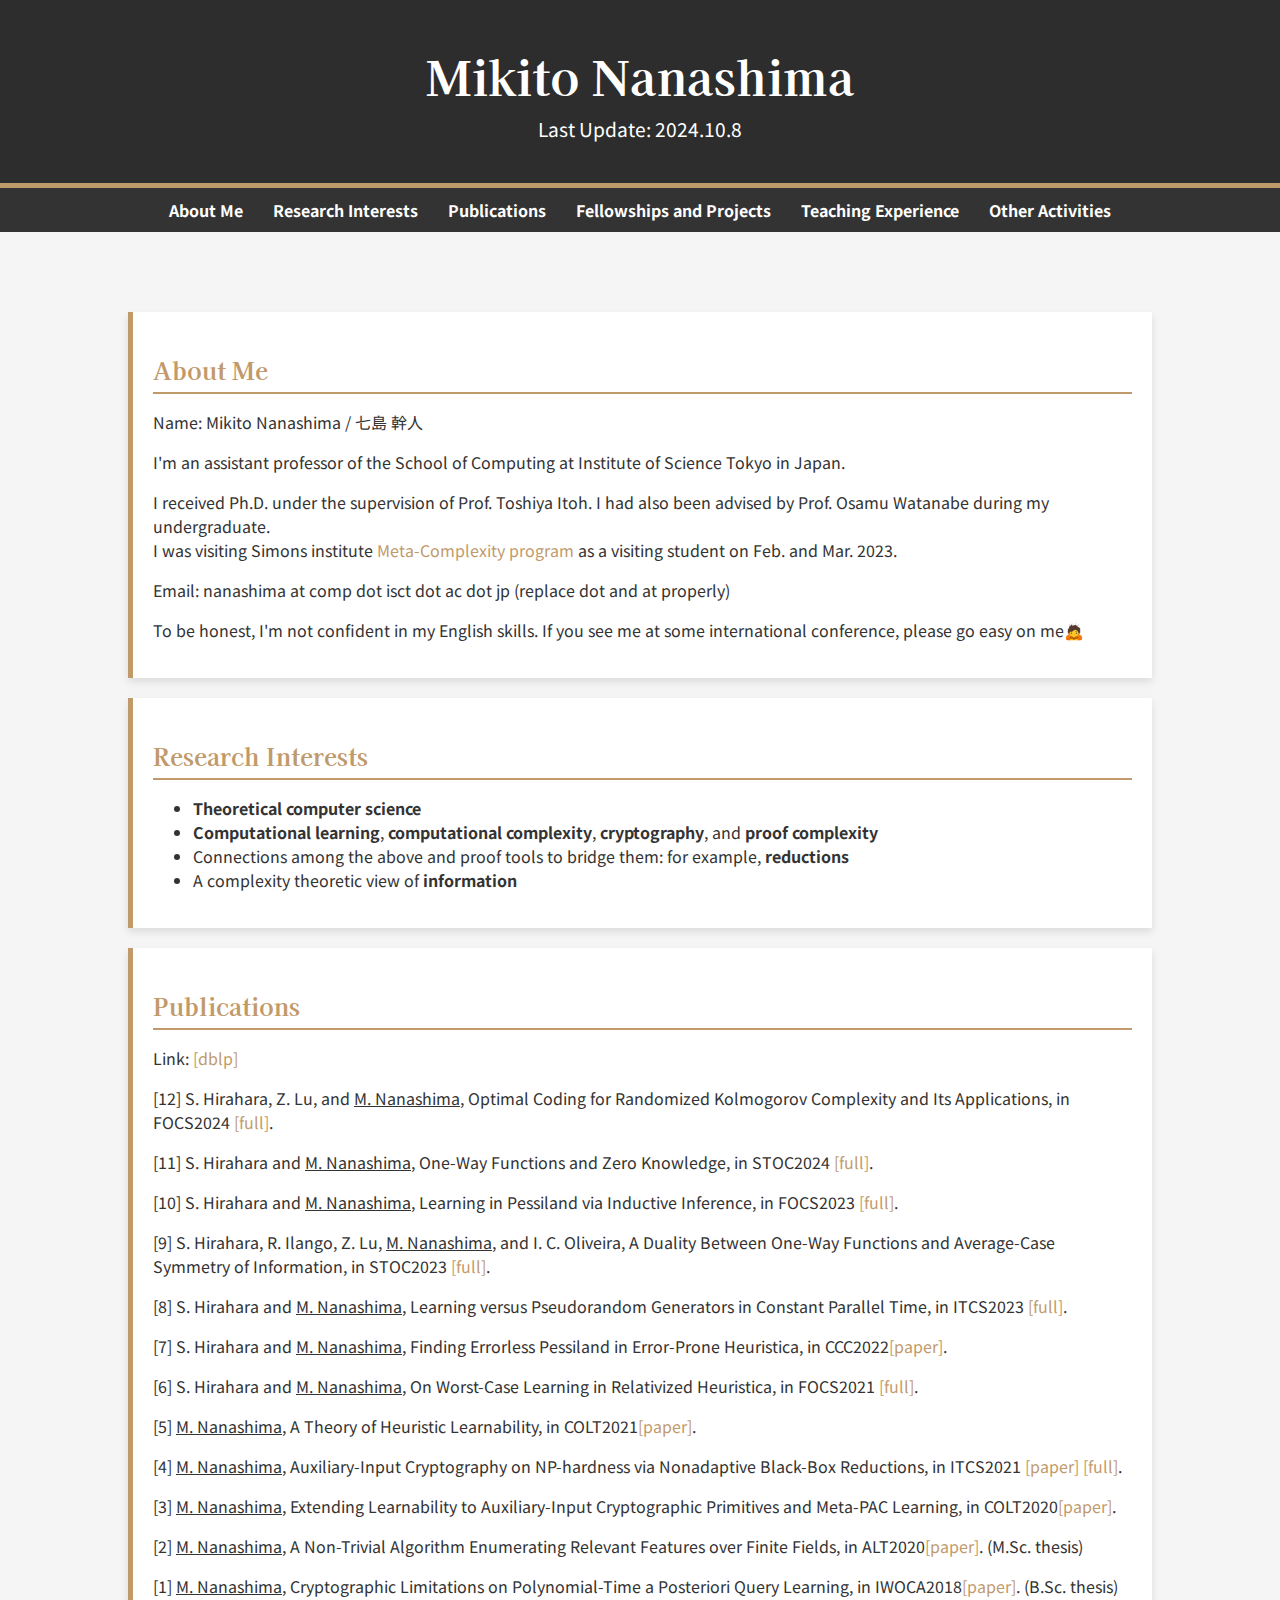
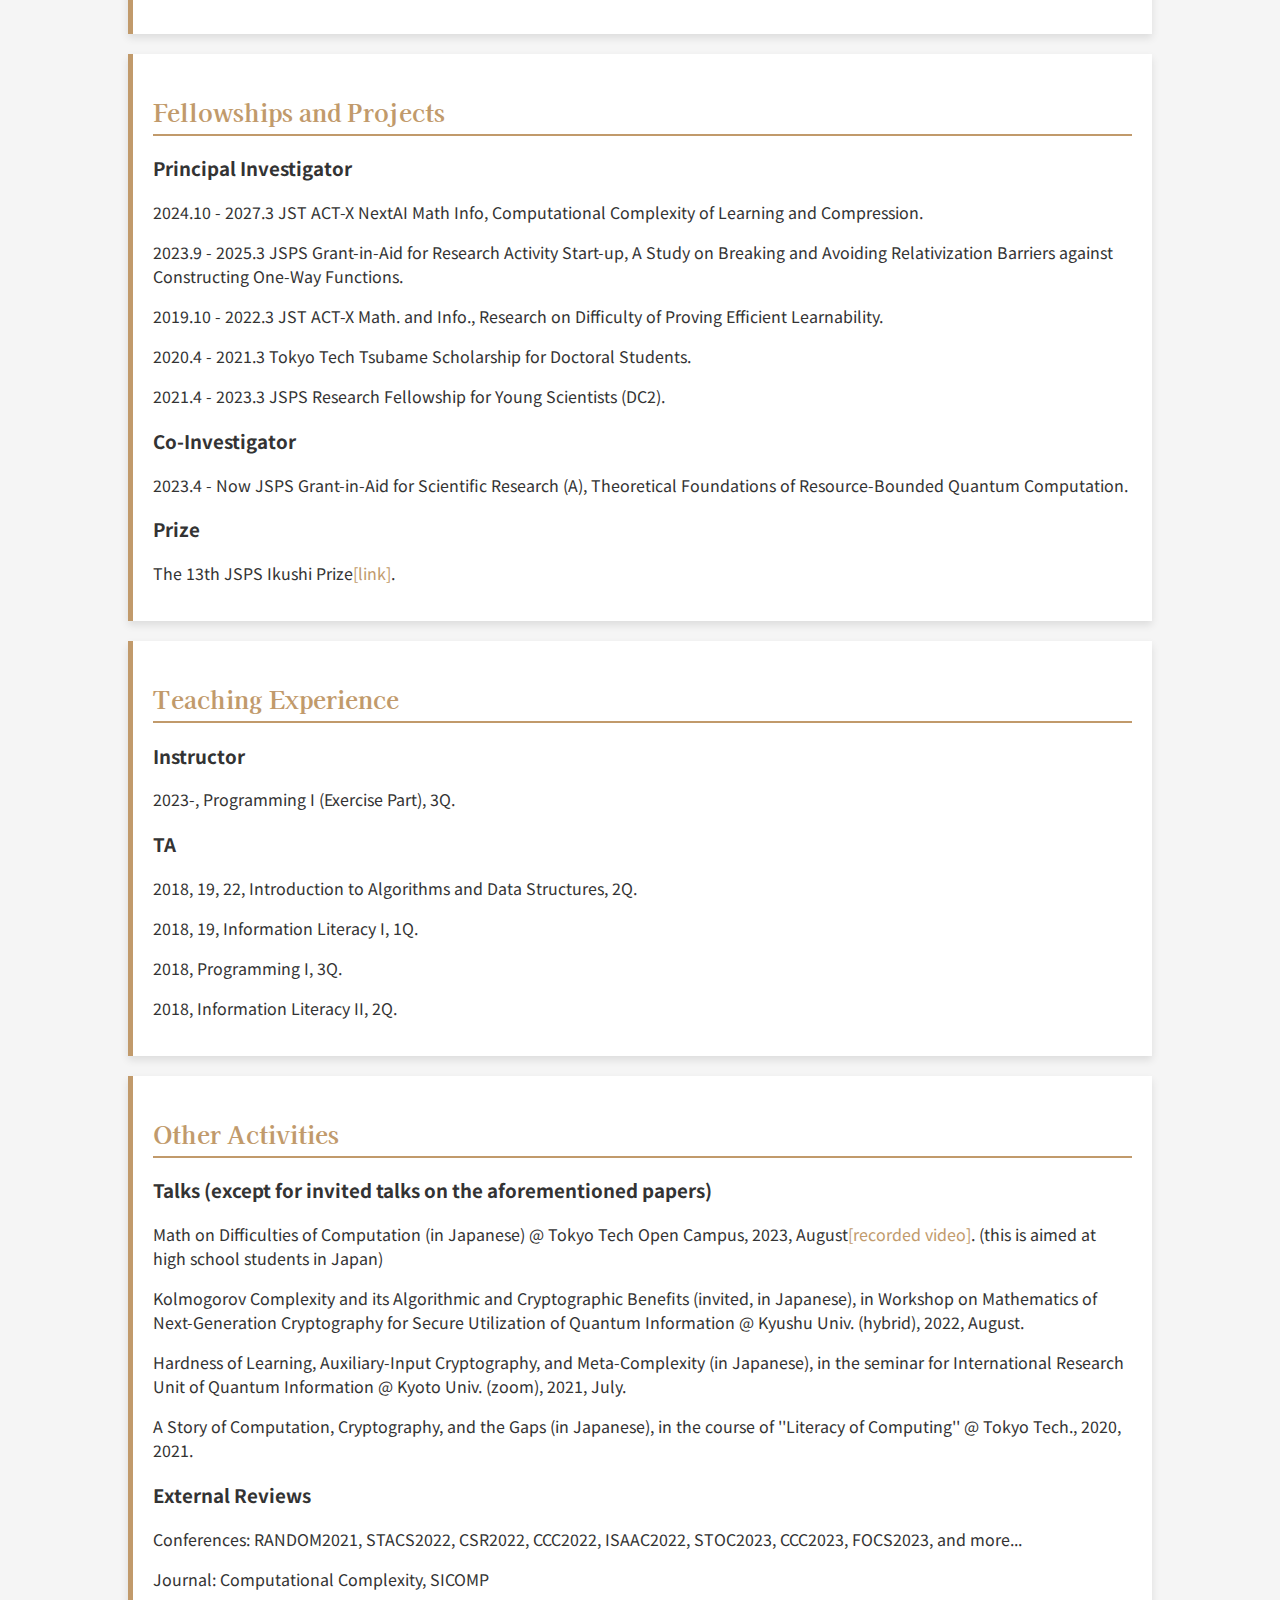
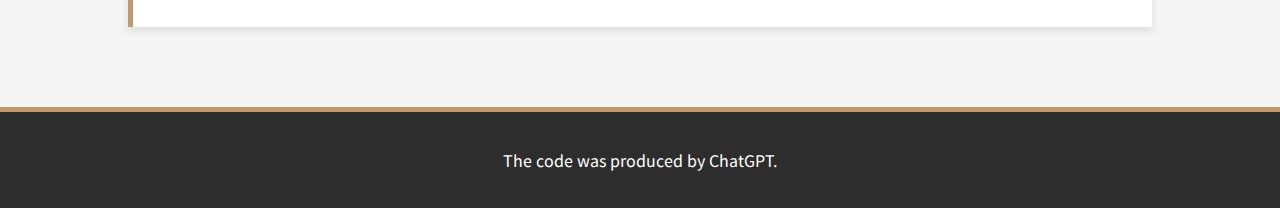
<file: index.html>
<!DOCTYPE html>
<html lang="en">
<head>
    <meta charset="UTF-8">
    <meta name="viewport" content="width=device-width, initial-scale=1.0">
    <title>Mikito's Homepage</title>
    <link href="https://fonts.googleapis.com/css2?family=Kaisei+Opti&family=Noto+Sans+JP:wght@400;700&display=swap" rel="stylesheet">
    <style>
        body, html {
            margin: 0;
            padding: 0;
            font-family: 'Noto Sans JP', sans-serif;
            background-color: #f5f5f5;
            color: #333;
            background-image: url('https://www.transparenttextures.com/patterns/connected.png');
        }

        header {
            background-color: #2d2d2d;
            color: #fff;
            text-align: center;
            padding: 40px 20px;
            border-bottom: 5px solid #c19a6b;
            background-image: url('https://www.transparenttextures.com/patterns/wood-pattern.png');
        }

        header h1 {
            font-family: 'Kaisei Opti', serif;
            font-size: 3em;
            margin: 0;
        }

        header p {
            font-size: 1.2em;
            margin: 5px 0 0;
        }

        nav {
            background-color: #333;
            padding: 10px 0;
            background-image: url('https://www.transparenttextures.com/patterns/asfalt-light.png');
            position: relative;
        }

        nav ul {
            list-style: none;
            padding: 0;
            margin: 0;
            display: flex;
            justify-content: center;
        }

        nav ul li {
            margin: 0 15px;
        }

        nav ul li a {
            color: #fff;
            text-decoration: none;
            font-weight: bold;
            transition: color 0.3s;
        }

        nav ul li a:hover {
            color: #c19a6b;
        }

        .menu-toggle {
            display: none;
            position: absolute;
            top: 10px;
            right: 20px;
            cursor: pointer;
            color: #fff;
            font-size: 1.5em;
            background-color: #333;
            padding: 10px;
            border-radius: 5px;
            background-image: url('https://www.transparenttextures.com/patterns/asfalt-light.png');
        }

        .container {
            width: 80%;
            margin: 40px auto;
            padding: 20px;
        }

        .section {
            background-color: #fff;
            margin: 20px 0;
            padding: 20px;
            border-left: 5px solid #c19a6b;
            box-shadow: 0 4px 8px rgba(0, 0, 0, 0.1);
        }

        .section h2 {
            font-family: 'Kaisei Opti', serif;
            color: #c19a6b;
            border-bottom: 2px solid #c19a6b;
            padding-bottom: 5px;
            margin-bottom: 15px;
        }

        footer {
            background-color: #2d2d2d;
            color: #fff;
            text-align: center;
            padding: 20px;
            margin-top: 20px;
            border-top: 5px solid #c19a6b;
            background-image: url('https://www.transparenttextures.com/patterns/wood-pattern.png');
        }

        a {
            color: #c19a6b;
            text-decoration: none;
            transition: color 0.3s;
        }

        a:hover {
            color: #a37052;
            text-decoration: underline;
        }

        /* Responsive Navigation */
        @media (max-width: 768px) {
            nav ul {
                flex-direction: column;
                display: none;
            }

            nav ul.active {
                display: flex;
            }

            nav ul li {
                margin: 10px 0;
            }

            .menu-toggle {
                display: block;
            }

            .container {
                width: 90%;
            }
        }
    </style>
</head>
<body>
    <header>
        <h1>Mikito Nanashima</h1>
        <p>Last Update: 2024.10.8</p>
    </header>

    <nav>
        <div class="menu-toggle">☰</div>
        <ul>
            <li><a href="#about">About Me</a></li>
            <li><a href="#research">Research Interests</a></li>
            <li><a href="#publications">Publications</a></li>
            <li><a href="#projects">Fellowships and Projects</a></li>
            <li><a href="#teaching">Teaching Experience</a></li>
            <li><a href="#activities">Other Activities</a></li>
        </ul>
    </nav>

    <div class="container">
        <section id="about" class="section">
            <h2>About Me</h2>
            <p>Name: Mikito Nanashima / 七島 幹人</p>
            <p>I'm an assistant professor of the School of Computing at Institute of Science Tokyo in Japan.</p>
            <p>I received Ph.D. under the supervision of Prof. Toshiya Itoh. I had also been advised by Prof. Osamu Watanabe during my undergraduate.<br>
               I was visiting Simons institute <a href="https://simons.berkeley.edu/programs/Meta-Complexity2023">Meta-Complexity program</a> as a visiting student on Feb. and Mar. 2023.</p>
            <p>Email: nanashima at comp dot isct dot ac dot jp (replace dot and at properly)</p>
            <p>To be honest, I'm not confident in my English skills. If you see me at some international conference, please go easy on me🙇</p>
        </section>

        <section id="research" class="section">
            <h2>Research Interests</h2>
            <ul>
                <li><strong>Theoretical computer science</strong></li>
                <li><strong>Computational learning</strong>, <strong>computational complexity</strong>, <strong>cryptography</strong>, and <strong>proof complexity</strong></li>
                <li>Connections among the above and proof tools to bridge them: for example, <strong>reductions</strong></li>
                <li>A complexity theoretic view of <strong>information</strong></li>
            </ul>
        </section>
        
        <section id="publications" class="section">
            <h2>Publications</h2>
            <p>Link: <a href="https://dblp.org/pers/hd/n/Nanashima:Mikito">[dblp]</a></p>
            <p>[12] S. Hirahara, Z. Lu, and <u>M. Nanashima</u>, Optimal Coding for Randomized Kolmogorov Complexity and Its Applications, in FOCS2024 <a href="https://arxiv.org/pdf/2409.12744">[full]</a>.</p>
            <p>[11] S. Hirahara and <u>M. Nanashima</u>, One-Way Functions and Zero Knowledge, in STOC2024 <a href="https://eccc.weizmann.ac.il/report/2024/063/">[full]</a>.</p>
            <p>[10] S. Hirahara and <u>M. Nanashima</u>, Learning in Pessiland via Inductive Inference, in FOCS2023 <a href="https://eccc.weizmann.ac.il/report/2023/100/">[full]</a>.</p>
            <p>[9] S. Hirahara, R. Ilango, Z. Lu, <u>M. Nanashima</u>, and I. C. Oliveira, A Duality Between One-Way Functions and Average-Case Symmetry of Information, in STOC2023 <a href="https://eccc.weizmann.ac.il/report/2023/035/">[full]</a>.</p>
            <p>[8] S. Hirahara and <u>M. Nanashima</u>, Learning versus Pseudorandom Generators in Constant Parallel Time, in ITCS2023 <a href="https://eccc.weizmann.ac.il/report/2022/164/">[full]</a>.</p>
            <p>[7] S. Hirahara and <u>M. Nanashima</u>, Finding Errorless Pessiland in Error-Prone Heuristica, in CCC2022<a href="https://drops.dagstuhl.de/opus/volltexte/2022/16587/pdf/LIPIcs-CCC-2022-25.pdf">[paper]</a>.</p>
            <p>[6] S. Hirahara and <u>M. Nanashima</u>, On Worst-Case Learning in Relativized Heuristica, in FOCS2021 <a href="https://eccc.weizmann.ac.il/report/2021/161/">[full]</a>.</p>
            <p>[5] <u>M. Nanashima</u>, A Theory of Heuristic Learnability, in COLT2021<a href="http://proceedings.mlr.press/v134/nanashima21a/nanashima21a.pdf">[paper]</a>.</p>
            <p>[4] <u>M. Nanashima</u>, Auxiliary-Input Cryptography on NP-hardness via Nonadaptive Black-Box Reductions, in ITCS2021 <a href="https://drops.dagstuhl.de/opus/volltexte/2021/13568/">[paper]</a> <a href="https://eccc.weizmann.ac.il/report/2020/095/">[full]</a>.</p>
            <p>[3] <u>M. Nanashima</u>, Extending Learnability to Auxiliary-Input Cryptographic Primitives and Meta-PAC Learning, in COLT2020<a href="src/nanashima20Main.pdf">[paper]</a>.</p>
            <p>[2] <u>M. Nanashima</u>, A Non-Trivial Algorithm Enumerating Relevant Features over Finite Fields, in ALT2020<a href="http://proceedings.mlr.press/v117/nanashima20a.html">[paper]</a>. (M.Sc. thesis)</p>
            <p>[1] <u>M. Nanashima</u>, Cryptographic Limitations on Polynomial-Time a Posteriori Query Learning, in IWOCA2018<a href="https://link.springer.com/chapter/10.1007/978-3-319-94667-2_24">[paper]</a>. (B.Sc. thesis)</p>
        </section>
        
        <section id="projects" class="section">
            <h2>Fellowships and Projects</h2>
            <h3>Principal Investigator</h3>
            <p>2024.10 - 2027.3 JST ACT-X NextAI Math Info, Computational Complexity of Learning and Compression.</p>
            <p>2023.9 - 2025.3 JSPS Grant-in-Aid for Research Activity Start-up, A Study on Breaking and Avoiding Relativization Barriers against Constructing One-Way Functions.</p>
            <p>2019.10 - 2022.3 JST ACT-X Math. and Info., Research on Difficulty of Proving Efficient Learnability.</p>
            <p>2020.4 - 2021.3 Tokyo Tech Tsubame Scholarship for Doctoral Students.</p>
            <p>2021.4 - 2023.3 JSPS Research Fellowship for Young Scientists (DC2).</p>
            <h3>Co-Investigator</h3>
            <p>2023.4 - Now JSPS Grant-in-Aid for Scientific Research (A), Theoretical Foundations of Resource-Bounded Quantum Computation.</p>
            <h3>Prize</h3>
            <p>The 13th JSPS Ikushi Prize<a href="https://www.jsps.go.jp/english/e-ikushi-prize/index.html">[link]</a>.</p>
        </section>
        
        <section id="teaching" class="section">
            <h2>Teaching Experience</h2>
            <h3>Instructor</h3>
            <p>2023-, Programming I (Exercise Part), 3Q.</p>
            <h3>TA</h3>
            <p>2018, 19, 22, Introduction to Algorithms and Data Structures, 2Q.</p>
            <p>2018, 19, Information Literacy I, 1Q.</p>
            <p>2018, Programming I, 3Q.</p>
            <p>2018, Information Literacy II, 2Q.</p>
        </section>
        
        <section id="activities" class="section">
            <h2>Other Activities</h2>
            <h3>Talks (except for invited talks on the aforementioned papers)</h3>
            <p>Math on Difficulties of Computation (in Japanese) @ Tokyo Tech Open Campus, 2023, August<a href="https://youtu.be/FGy8qAXNkqk?si=joSo3gTnDuMPT0pS">[recorded video]</a>. (this is aimed at high school students in Japan)</p>
            <p>Kolmogorov Complexity and its Algorithmic and Cryptographic Benefits (invited, in Japanese), in Workshop on Mathematics of Next-Generation Cryptography for Secure Utilization of Quantum Information @ Kyushu Univ. (hybrid), 2022, August.</p>
            <p>Hardness of Learning, Auxiliary-Input Cryptography, and Meta-Complexity (in Japanese), in the seminar for International Research Unit of Quantum Information @ Kyoto Univ. (zoom), 2021, July.</p>
            <p>A Story of Computation, Cryptography, and the Gaps (in Japanese), in the course of ''Literacy of Computing'' @ Tokyo Tech., 2020, 2021.</p>
            <h3>External Reviews</h3>
            <p>Conferences: RANDOM2021, STACS2022, CSR2022, CCC2022, ISAAC2022, STOC2023, CCC2023, FOCS2023, and more...</p>
            <p>Journal: Computational Complexity, SICOMP</p>
        </section>
    </div>
    
    <footer>
        <p>The code was produced by ChatGPT.</p>
    </footer>

    <script>
        // Toggle menu for mobile view
        document.querySelector('.menu-toggle').addEventListener('click', function() {
            this.classList.toggle('active');
            document.querySelector('nav ul').classList.toggle('active');
        });
    </script>
</body>
</html>
</file>
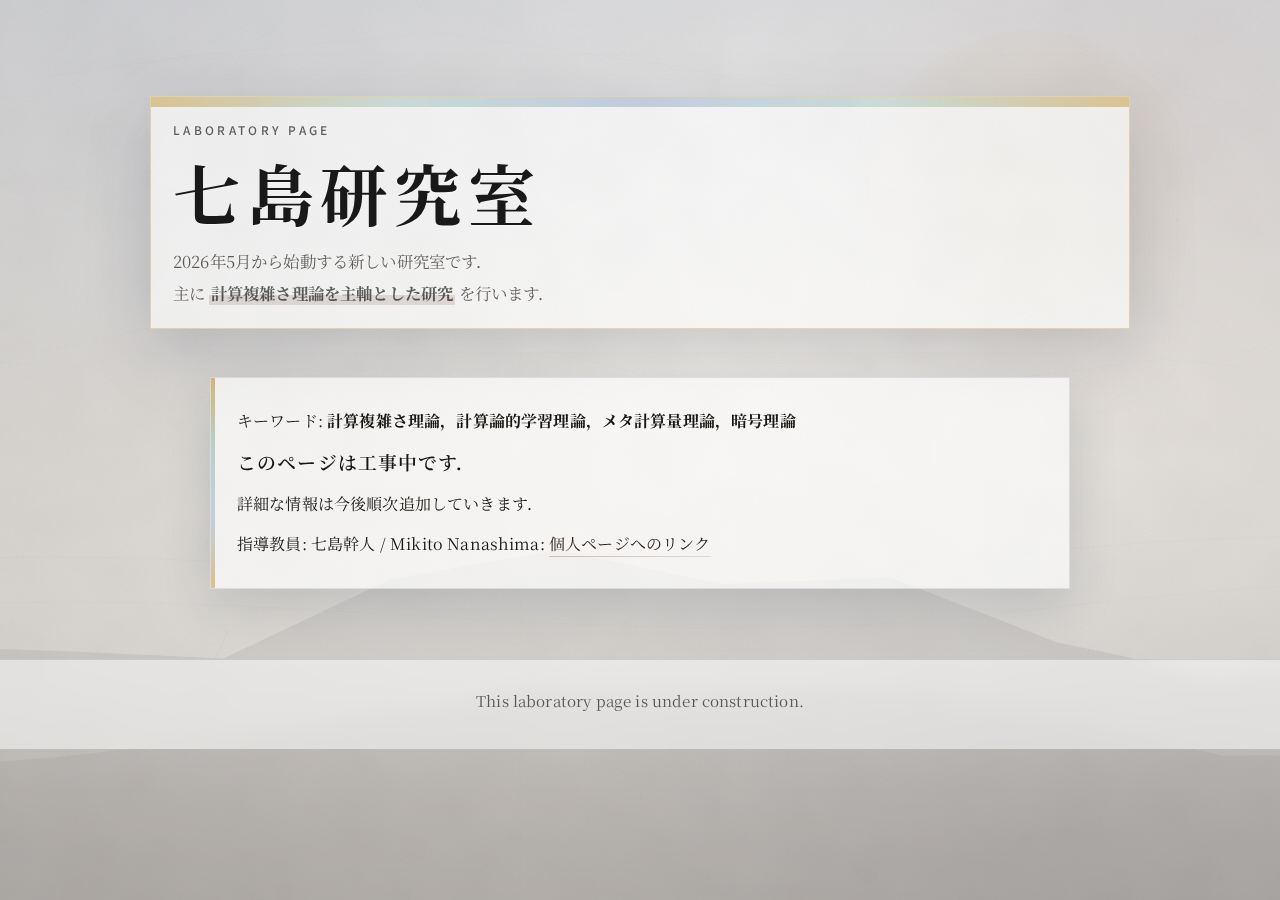
<file: lab/index.html>
<!DOCTYPE html>
<html lang="ja">
<head>
  <meta charset="utf-8" />
  <meta name="viewport" content="width=device-width, initial-scale=1.0" />
  <title>七島研究室 | Mikito Nanashima</title>
  <meta name="description" content="七島研究室の準備中ページです。" />
  <meta name="color-scheme" content="light dark" />

  <link rel="preconnect" href="https://fonts.googleapis.com" />
  <link rel="preconnect" href="https://fonts.gstatic.com" crossorigin />
  <link href="https://fonts.googleapis.com/css2?family=Kaisei+Opti&family=Noto+Sans+JP:wght@400;700&family=Noto+Serif+JP:wght@400;600&display=swap" rel="stylesheet" />

  <link rel="stylesheet" href="../assets/style.css" />
  <link rel="stylesheet" href="../assets/lab.css" />
</head>

<body class="lab-page">
  <div class="site-bg" aria-hidden="true">
    <div class="motif-layer" aria-hidden="true"></div>
  </div>

  <header class="site-header">
    <div class="header-panel">
      <p class="page-kicker">Laboratory Page</p>
      <h1>七島研究室</h1>
      <p class="page-lead">
        2026年5月から始動する新しい研究室です．<br />
        主に <strong>計算複雑さ理論を主軸とした研究</strong> を行います．
      </p>
    </div>
  </header>

  <main class="page-shell">

    <!-- キーワード -->
    <section class="section" id="overview">
      <article class="template-card quick-fact">
        <p class="eyebrow">
          キーワード:
          <strong>計算複雑さ理論，計算論的学習理論，メタ計算量理論，暗号理論</strong>
        </p>
      </article>

      <!-- 工事中 -->
      <div class="notice-card">
        <h3>このページは工事中です．</h3>
        <p>詳細な情報は今後順次追加していきます．</p>
        <p> 指導教員: 七島幹人 / Mikito Nanashima: <a href="../index.html">個人ページへのリンク</a></p>
      </div>

  
    </section>

  </main>

  <footer>
    <p class="footer-note">This laboratory page is under construction.</p>
  </footer>

  <script defer src="../assets/site.js"></script>
</body>
</html>
</file>
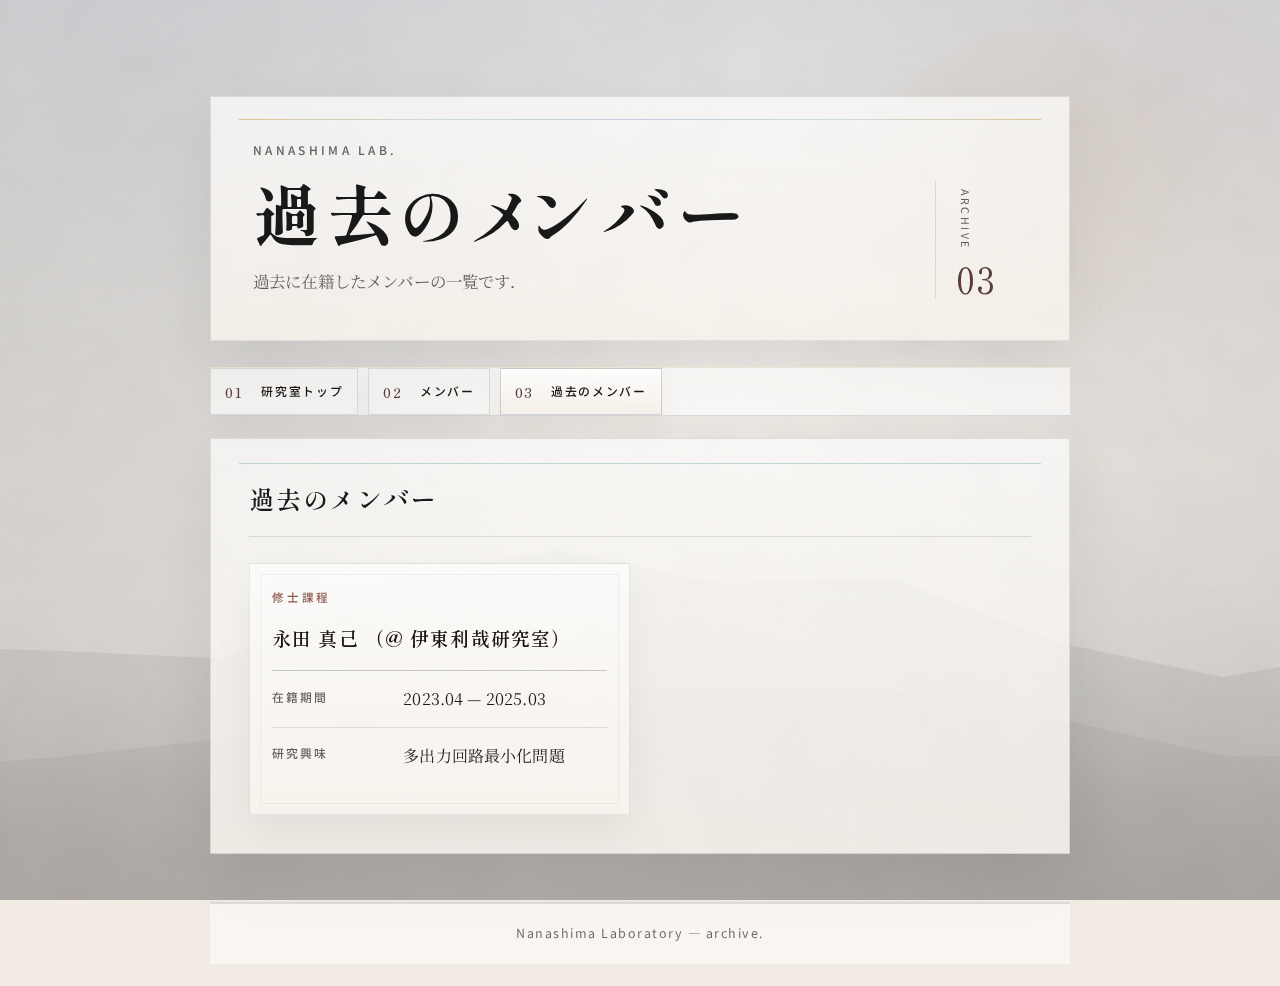
<file: lab/alumni/index.html>
<!DOCTYPE html>
<html lang="ja">
<head>
  <meta charset="utf-8" />
  <meta name="viewport" content="width=device-width, initial-scale=1.0" />
  <title>過去のメンバー | 七島研究室</title>
  <meta name="description" content="七島研究室の過去のメンバー一覧です。" />
  <meta name="color-scheme" content="light" />

  <link rel="preconnect" href="https://fonts.googleapis.com" />
  <link rel="preconnect" href="https://fonts.gstatic.com" crossorigin />
  <link href="https://fonts.googleapis.com/css2?family=Kaisei+Opti&family=Noto+Sans+JP:wght@400;500;700&family=Noto+Serif+JP:wght@400;500;600;700&family=Shippori+Mincho+B1:wght@500;600;700;800&display=swap" rel="stylesheet" />

  <link rel="stylesheet" href="../../assets/style.css" />
  <link rel="stylesheet" href="../../assets/lab.css" />
</head>

<body class="lab-page lab-directory-page">
  <div class="site-bg" aria-hidden="true"></div>

  <header class="site-header lab-hero">
    <div class="header-panel lab-header-panel">
      <div class="hero-copy">
        <p class="page-kicker">Nanashima Lab.</p>
        <h1><span lang="ja">過去のメンバー</span></h1>
        <p class="page-lead">
          過去に在籍したメンバーの一覧です．
        </p>
      </div>

      <aside class="hero-folio" aria-hidden="true">
        <span class="hero-folio-label">ARCHIVE</span>
        <span class="hero-folio-no">03</span>
      </aside>
    </div>
  </header>

  <nav class="lab-local-nav" aria-label="研究室ページ内ナビゲーション">
    <a class="lab-nav-link" href="../index.html" data-nav-no="01">研究室トップ</a>
    <a class="lab-nav-link" href="../members/index.html" data-nav-no="02">メンバー</a>
    <a class="lab-nav-link is-current" href="./index.html" data-nav-no="03" aria-current="page">過去のメンバー</a>
  </nav>

  <main class="page-shell">
    <section class="section lab-section" id="alumni-list">
      <div class="section-heading">
        <h2> 過去のメンバー</h2>
      </div>

      <!--<p class="section-intro">
        info
      </p>

      
        <article class="lab-card archive-note-card">
          <p class="card-label">Archive Note</p>
          <h3>現在は準備中です．</h3>
          <p>研究室の履歴を静かに積み重ねていくためのページとして，今後整えていきます．</p>
        </article>-->

      <div class="people-list">
        <article class="lab-card person-card person-card-template">
          <p class="card-label">修士課程</p>
          <h3 class="person-name"> 永田 真己 （@ 伊東利哉研究室）</h3>
          <dl class="person-meta">
            <div class="person-field">
              <dt>在籍期間</dt>
              <dd>2023.04 — 2025.03</dd>
            </div>
            <div class="person-field">
              <dt>研究興味</dt>
              <dd>多出力回路最小化問題</dd>
            </div>
          </dl>
        </article>

        <!-- Duplicate this card block to add former members.
        <article class="lab-card person-card person-card-template">
          <p class="card-label">Template</p>
          <h3 class="person-name">名前を記入</h3>
          <dl class="person-meta">
            <div class="person-field">
              <dt>在籍期間</dt>
              <dd>2026.04 — 2028.03 など</dd>
            </div>
            <div class="person-field">
              <dt>研究興味</dt>
              <dd>ここに研究興味を記入してください．</dd>
            </div>
          </dl>
        </article> -->
      </div>
    </section>
  </main>

  <footer class="lab-footer">
    <p class="footer-note">Nanashima Laboratory — archive.</p>
  </footer>

  <script defer src="../../assets/site.js"></script>
</body>
</html>
</file>
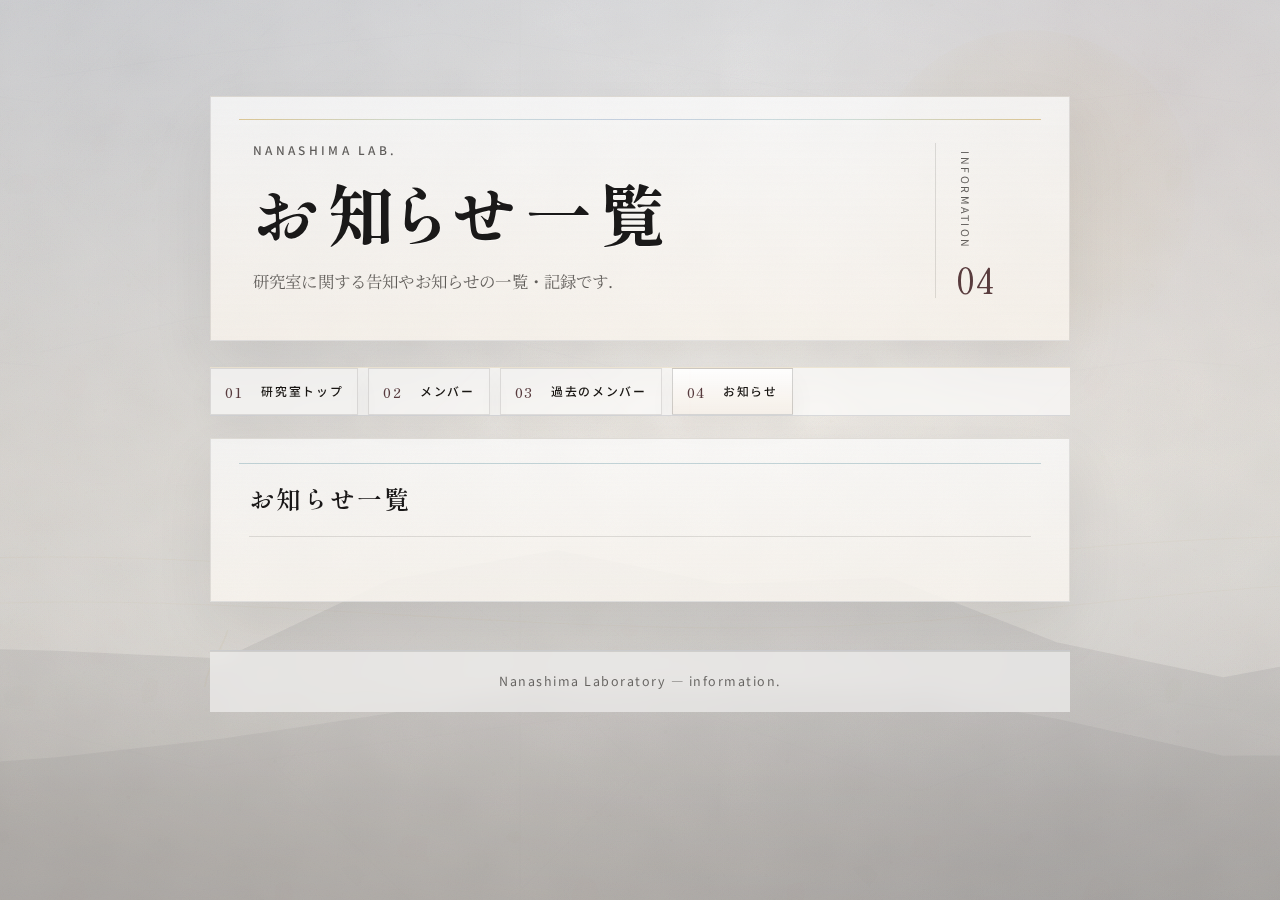
<file: lab/information/index.html>
<!DOCTYPE html>
<html lang="ja">
<head>
  <meta charset="utf-8" />
  <meta name="viewport" content="width=device-width, initial-scale=1.0" />
  <title>お知らせ一覧 | 七島研究室</title>
  <meta name="description" content="七島研究室のお知らせ一覧です。" />
  <meta name="color-scheme" content="light" />

  <link rel="preconnect" href="https://fonts.googleapis.com" />
  <link rel="preconnect" href="https://fonts.gstatic.com" crossorigin />
  <link href="https://fonts.googleapis.com/css2?family=Kaisei+Opti&family=Noto+Sans+JP:wght@400;500;700&family=Noto+Serif+JP:wght@400;500;600;700&family=Shippori+Mincho+B1:wght@500;600;700;800&display=swap" rel="stylesheet" />

  <link rel="stylesheet" href="../../assets/style.css" />
  <link rel="stylesheet" href="../../assets/lab.css" />
</head>

<body class="lab-page lab-directory-page lab-information-page">
  <div class="site-bg" aria-hidden="true"></div>

  <header class="site-header lab-hero">
    <div class="header-panel lab-header-panel">
      <div class="hero-copy">
        <p class="page-kicker">Nanashima Lab.</p>
        <h1><span lang="ja">お知らせ一覧</span></h1>
        <p class="page-lead">
          研究室に関する告知やお知らせの一覧・記録です．<br />
        </p>
      </div>

      <aside class="hero-folio" aria-hidden="true">
        <span class="hero-folio-label">INFORMATION</span>
        <span class="hero-folio-no">04</span>
      </aside>
    </div>
  </header>

  <nav class="lab-local-nav" aria-label="研究室ページ内ナビゲーション">
    <a class="lab-nav-link" href="../index.html" data-nav-no="01">研究室トップ</a>
    <a class="lab-nav-link" href="../members/index.html" data-nav-no="02">メンバー</a>
    <a class="lab-nav-link" href="../alumni/index.html" data-nav-no="03">過去のメンバー</a>
    <a class="lab-nav-link is-current" href="./index.html" data-nav-no="04" aria-current="page">お知らせ</a>
  </nav>

  <main class="page-shell">
    <section class="section lab-section" id="information-archive">
      <div class="section-heading">
        <h2> お知らせ一覧</h2>
      </div>

      <div class="notice-archive-grid" data-notice-archive></div>

      <noscript>
        <p class="section-intro">JavaScript を有効にすると，お知らせ一覧が表示されます．</p>
      </noscript>
    </section>
  </main>

  <footer class="lab-footer">
    <p class="footer-note">Nanashima Laboratory — information.</p>
  </footer>

  <script defer src="../../assets/lab-information.js"></script>
  <script defer src="../../assets/lab.js"></script>
  <script defer src="../../assets/site.js"></script>
</body>
</html>
</file>
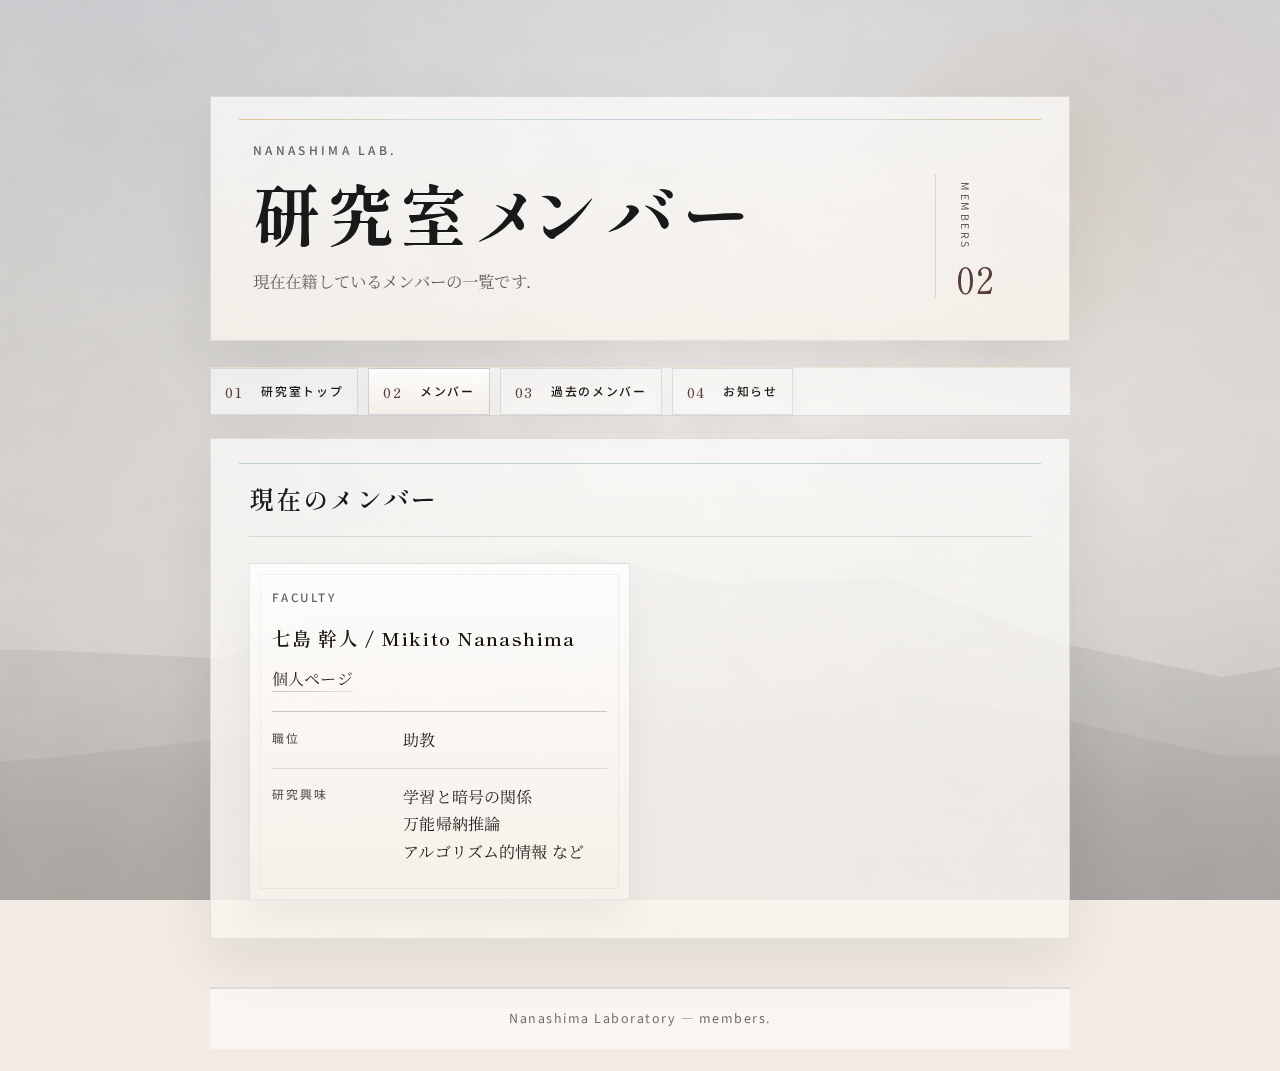
<file: lab/members/index.html>
<!DOCTYPE html>
<html lang="ja">
<head>
  <meta charset="utf-8" />
  <meta name="viewport" content="width=device-width, initial-scale=1.0" />
  <title>研究室メンバー | 七島研究室</title>
  <meta name="description" content="七島研究室の現在のメンバー一覧です。" />
  <meta name="color-scheme" content="light" />

  <link rel="preconnect" href="https://fonts.googleapis.com" />
  <link rel="preconnect" href="https://fonts.gstatic.com" crossorigin />
  <link href="https://fonts.googleapis.com/css2?family=Kaisei+Opti&family=Noto+Sans+JP:wght@400;500;700&family=Noto+Serif+JP:wght@400;500;600;700&family=Shippori+Mincho+B1:wght@500;600;700;800&display=swap" rel="stylesheet" />

  <link rel="stylesheet" href="../../assets/style.css" />
  <link rel="stylesheet" href="../../assets/lab.css" />
</head>

<body class="lab-page lab-directory-page">
  <div class="site-bg" aria-hidden="true"></div>

  <header class="site-header lab-hero">
    <div class="header-panel lab-header-panel">
      <div class="hero-copy">
        <p class="page-kicker">Nanashima Lab.</p>
        <h1><span lang="ja">研究室メンバー</span></h1>
        <p class="page-lead">
          現在在籍しているメンバーの一覧です．
        </p>
      </div>

      <aside class="hero-folio" aria-hidden="true">
        <span class="hero-folio-label">MEMBERS</span>
        <span class="hero-folio-no">02</span>
      </aside>
    </div>
  </header>

  <nav class="lab-local-nav" aria-label="研究室ページ内ナビゲーション">
    <a class="lab-nav-link" href="../index.html" data-nav-no="01">研究室トップ</a>
    <a class="lab-nav-link is-current" href="./index.html" data-nav-no="02" aria-current="page">メンバー</a>
    <a class="lab-nav-link" href="../alumni/index.html" data-nav-no="03">過去のメンバー</a>
    <a class="lab-nav-link" href="../information/index.html" data-nav-no="04">お知らせ</a>
  </nav>

  <main class="page-shell">
    <section class="section lab-section" id="members-list">
      <div class="section-heading">
        <h2> 現在のメンバー</h2>
      </div>

      <div class="people-list">
        <article class="lab-card person-card person-card-featured">
          <p class="card-label">Faculty</p>
          <h3 class="person-name">七島 幹人 / Mikito Nanashima</h3>
          <p class="person-link-row"><a class="person-link" href="../../index.html">個人ページ</a></p>
          <dl class="person-meta">
            <div class="person-field">
              <dt>職位</dt>
              <dd>助教</dd>
            </div>
            <div class="person-field">
              <dt>研究興味</dt>
              <dd>学習と暗号の関係 <br> 万能帰納推論 <br> アルゴリズム的情報 など</dd>
            </div>
          </dl>
        </article>

        <!-- Duplicate this card block to add more current members. 
        <article class="lab-card person-card person-card-template">
          <p class="card-label">Template</p>
          <h3 class="person-name">名前を記入</h3>
          <p class="person-link-row"><a class="person-link" href="https://example.com/" target="_blank" rel="noopener noreferrer">個人ページ</a></p>
          <dl class="person-meta">
            <div class="person-field">
              <dt>職位</dt>
              <dd>准教授 / 助教 / D3 / M2 / B4 など</dd>
            </div>
            <div class="person-field">
              <dt>研究興味</dt>
              <dd>ここに研究興味を記入してください．</dd>
            </div>
          </dl>
        </article>
        URL がない人は，上の person-link-row を削除してください。 -->
      </div>
    </section>
  </main>

  <footer class="lab-footer">
    <p class="footer-note">Nanashima Laboratory — members.</p>
  </footer>

  <script defer src="../../assets/site.js"></script>
</body>
</html>
</file>
<file: assets/style.css>
:root{
  /* Base paper + ink */
  --paper:#f7f2e8;
  --paper-2:#fbf8f2;
  --ink:#141414;
  --muted:rgba(20,20,20,.72);

  --indigo:#1c2a4a;
  --indigo-2:#0f1b33;

  --gold-rgb:200,162,74;
  --gold:#c8a24a;
  --gold-deep:#b0842a;

  --line:rgba(28,42,74,.16);
  --shadow:0 18px 46px rgba(15,27,51,.14);
  --radius:0px;
  --cut:22px;
  --cut-sm:12px;
  --content:980px;

  /* Seasonal tokens (default: winter) */
  --spot1:28,42,74;      /* indigo */
  --spot2:155,47,80;     /* plum */
  --spot3:207,215,230;   /* silver */

  --backdrop:url('backdrop-winter.svg');
  --rinpa-pattern:url('pattern-winter.svg');
  --motif:url('motif-winter.svg');

  /* Textures */
  --washi:url('tex-washi.svg');
  --goldtex:url('tex-gold.svg');

  --accent:rgba(var(--spot2),1);
  --accent-soft:rgba(var(--spot2),.16);
  --accent-strong:rgba(var(--spot2),.30);

  /* Links (season-aware, Rinpa harmony) */
  --link-rgb:86,46,70;              /* fallback: plum-ink */
  --link-pigment:155,47,80;         /* primary pigment */
  --link-pigment-2:28,42,74;        /* secondary pigment */

}

/* =========================
   Seasons (auto via JS)
   ========================= */
html[data-season="spring"]{
  --paper:#f9f1ea;
  --paper-2:#fdf9f5;
  --spot1:216,112,136;   /* sakura */
  --spot2:122,90,168;    /* wisteria */
  --spot3:107,141,75;    /* fresh green */
  --backdrop:url('backdrop-spring.svg');
  --rinpa-pattern:url('pattern-spring.svg');
  --motif:url('motif-spring.svg');
  --accent:rgba(var(--spot1),1);
  --accent-soft:rgba(var(--spot1),.16);
  --accent-strong:rgba(var(--spot1),.30);
  --link-rgb:72,62,94;              /* smoky wisteria */
  --link-pigment:122,90,168;         /* wisteria */
  --link-pigment-2:216,112,136;      /* sakura */
}

html[data-season="summer"]{
  --paper:#f4f3eb;
  --paper-2:#faf9f1;
  --spot1:32,83,157;     /* indigo blue */
  --spot2:59,138,122;    /* teal */
  --spot3:106,88,168;    /* iris violet */
  --backdrop:url('backdrop-summer.svg');
  --rinpa-pattern:url('pattern-summer.svg');
  --motif:url('motif-summer.svg');
  --accent:rgba(var(--spot1),1);
  --accent-soft:rgba(var(--spot1),.16);
  --accent-strong:rgba(var(--spot1),.30);
  --link-rgb:29,49,89;              /* deep indigo ink */
  --link-pigment:32,83,157;          /* indigo */
  --link-pigment-2:59,138,122;       /* teal */
}

html[data-season="autumn"]{
  --paper:#f7f0e6;
  --paper-2:#fcf7f0;
  --spot1:194,74,50;     /* maple */
  --spot2:183,134,50;    /* ochre */
  --spot3:106,107,58;    /* olive */
  --backdrop:url('backdrop-autumn.svg');
  --rinpa-pattern:url('pattern-autumn.svg');
  --motif:url('motif-autumn.svg');
  --accent:rgba(var(--spot1),1);
  --accent-soft:rgba(var(--spot1),.16);
  --accent-strong:rgba(var(--spot1),.30);
  --link-rgb:96,57,48;              /* burnt umber */
  --link-pigment:194,74,50;          /* maple */
  --link-pigment-2:183,134,50;       /* ochre */

}

html[data-season="winter"]{
  --paper:#f3f4f6;
  --paper-2:#fbfbfc;
  --spot1:28,42,74;      /* indigo */
  --spot2:155,47,80;     /* plum */
  --spot3:207,215,230;   /* silver */
  --backdrop:url('backdrop-winter.svg');
  --rinpa-pattern:url('pattern-winter.svg');
  --motif:url('motif-winter.svg');
  --accent:rgba(var(--spot2),1);
  --accent-soft:rgba(var(--spot2),.16);
  --accent-strong:rgba(var(--spot2),.30);
  --link-rgb:86,46,70;              /* plum ink */
  --link-pigment:155,47,80;          /* plum */
  --link-pigment-2:28,42,74;         /* indigo */
}

/* =========================
   Base
   ========================= */
*{ box-sizing:border-box; }
html{ scroll-behavior:smooth; }

body,html{
  margin:0;
  padding:0;
  font-family:'Noto Sans JP', system-ui, -apple-system, BlinkMacSystemFont, "Segoe UI",
              "Hiragino Sans", "Hiragino Kaku Gothic ProN", "Yu Gothic", Meiryo, sans-serif;
  color:var(--ink);
  line-height:1.72;
}

body{
  min-height:100vh;
  background:var(--paper);
}

/* Background canvas (texture-first) */
.site-bg{
  position:fixed;
  inset:0;
  z-index:-1;
  background-color:var(--paper);
  background-image:
    var(--backdrop),
    radial-gradient(1400px circle at 22% 14%, rgba(var(--spot1),.22), transparent 62%),
    radial-gradient(980px circle at 86% 0%, rgba(var(--spot2),.18), transparent 58%),
    radial-gradient(740px circle at 72% 92%, rgba(var(--spot3),.12), transparent 60%);
  background-repeat:no-repeat, no-repeat, no-repeat, no-repeat;
  background-size:cover, auto, auto, auto;
  background-position:top center, 0 0, 100% 0, 100% 100%;

  isolation:isolate;
}

.site-bg::before{
  content:"";
  position:absolute;
  inset:0;
  background-image:var(--washi);
  background-repeat:repeat;
  background-size:720px 720px;
  opacity:.55;
  mix-blend-mode:multiply;
  pointer-events:none;

  z-index:2;
}

.site-bg::after{
  content:"";
  position:absolute;
  inset:0;
  background-image:var(--rinpa-pattern), var(--goldtex);
  background-repeat:repeat, repeat;
  background-size:1200px 1200px, 512px 512px;
  background-position:center, center;
  opacity:.28;
  mix-blend-mode:multiply;
  pointer-events:none;

  z-index:3;
}


.motif-layer{
  position:absolute;
  inset:0;
  background-image:var(--motif);
  background-repeat:no-repeat;
  background-size:cover;
  background-position:center;
  /* Hoitsu motifs: visible enough to feel concrete, but still printed-on-paper */
  opacity:.72;
  mix-blend-mode:multiply;
  filter:saturate(1.08) contrast(1.10);
  pointer-events:none;

  z-index:1;
}

/* Selection */
::selection{ background:rgba(var(--spot1),.22); }

/* =========================
   Header (crisp, legible)
   ========================= */
.site-header{
  padding:78px 18px 44px;
  text-align:center;
}

.header-panel{
  width:min(92%, var(--content));
  margin:0 auto;
  padding:22px 22px 18px;
  border-radius:0;
  border:1px solid rgba(var(--gold-rgb),.42);
  background:rgba(255,255,255,.70);
  box-shadow:0 22px 64px rgba(15,27,51,.16);
  position:relative;
  overflow:hidden;
}

.header-panel::before{
  content:"";
  position:absolute;
  inset:-1px;
  background-image:var(--washi);
  background-size:720px 720px;
  opacity:.22;
  mix-blend-mode:multiply;
  pointer-events:none;
}

.header-panel::after{
  content:"";
  position:absolute;
  left:0;
  right:0;
  top:0;
  height:10px;
  background:linear-gradient(90deg,
    rgba(var(--gold-rgb),.72),
    rgba(var(--spot1),.34),
    rgba(var(--gold-rgb),.72));
  opacity:.92;
  pointer-events:none;
}

/* Summer: soften the blue ↔ gold (orange) transition by bridging with teal */
html[data-season="summer"] .header-panel::after{
  background:linear-gradient(90deg,
    rgba(var(--gold-rgb),.62),
    rgba(var(--spot2),.24),
    rgba(var(--spot1),.26),
    rgba(var(--spot2),.24),
    rgba(var(--gold-rgb),.62));
  opacity:.90;
}

.header-panel > *{
  position:relative;
  z-index:1;
}

.season-badge{
  display:inline-flex;
  align-items:center;
  gap:10px;
  padding:8px 14px;
  border-radius:0;
  border:1px solid rgba(var(--gold-rgb),.46);
  background:rgba(255,255,255,.78);
  box-shadow:0 14px 30px rgba(15,27,51,.10);
}

.season-name{
  font-family:'Kaisei Opti','Noto Serif JP',"Yu Mincho","Hiragino Mincho ProN",serif;
  letter-spacing:.10em;
  font-weight:600;
  color:var(--indigo-2);
}

.season-sep{
  opacity:.55;
}

.season-motif{
  font-size:.92rem;
  color:var(--muted);
}

.site-header h1{
  margin:14px 0 6px;
  font-family:'Kaisei Opti','Noto Serif JP',"Yu Mincho","Hiragino Mincho ProN",serif;
  font-size:clamp(2.1rem, 4vw, 3.3rem);
  letter-spacing:.04em;
  color:var(--indigo-2);
}

.name-line{
  margin:0 0 10px;
  color:var(--muted);
}

.name-ja{
  display:inline-block;
  margin:0;
  padding-left:.06em;
  font-family:'Kaisei Opti','Noto Serif JP',"Yu Mincho","Hiragino Mincho ProN","Hiragino Mincho Pro",serif;
  font-size:1.02rem;
  letter-spacing:.12em;
  font-weight:600;
  color:inherit;
}


.header-meta{
  margin:0;
  font-size:1rem;
  color:var(--muted);
}


/* =========================
   About portrait
   ========================= */
.about-grid{
  display:grid;
  grid-template-columns: 1fr minmax(180px, 260px);
  gap:18px;
  align-items:start;
}

.about-text{
  min-width:0;
}

.about-portrait{
  margin:0;
  max-width:260px;
  justify-self:end;
}

.portrait-frame{
  position:relative;
  padding:14px;
  background:
    radial-gradient(140px 140px at 28% 22%,
      rgba(var(--link-pigment),.12),
      transparent 70%),
    radial-gradient(160px 160px at 72% 82%,
      rgba(var(--link-pigment-2),.10),
      transparent 72%),
    rgba(255,255,255,.64);
  border:1px solid rgba(var(--gold-rgb),.18);
  box-shadow:
    inset 0 -1px 0 rgba(var(--gold-rgb),.10),
    inset 0 0 0 1px rgba(255,255,255,.10);
  clip-path: polygon(var(--cut-sm) 0, 100% 0, 100% calc(100% - var(--cut-sm)), calc(100% - var(--cut-sm)) 100%, 0 100%, 0 var(--cut-sm));
  overflow:hidden;
}

.portrait-frame::before{
  content:"";
  position:absolute;
  inset:-1px;
  background-image:var(--washi);
  background-size:720px 720px;
  opacity:.20;
  pointer-events:none;
  mix-blend-mode:multiply;
}

.portrait-frame::after{
  content:"";
  position:absolute;
  left:12px;
  right:12px;
  bottom:0;
  height:2px;
  background:linear-gradient(90deg,
    rgba(var(--gold-rgb),.46),
    rgba(var(--link-pigment),.12),
    rgba(var(--gold-rgb),.46));
  opacity:.22;
  pointer-events:none;
}

.about-portrait img{
  display:block;
  width:100%;
  height:auto;
  max-width:220px;
  margin:0 auto;
}

.about-portrait figcaption{
  margin-top:8px;
  font-size:.86rem;
  letter-spacing:.02em;
  color:var(--muted);
  text-align:center;
}

@media (max-width: 720px){
  .about-grid{
    grid-template-columns: 1fr;
  }
  .about-portrait{
    justify-self:start;
    max-width:280px;
  }
}


/* =========================
   Navigation
   ========================= */
nav{
  position:sticky;
  top:0;
  z-index:20;
  backdrop-filter: blur(10px) saturate(1.15);
  -webkit-backdrop-filter: blur(10px) saturate(1.15);
  background:rgba(255,255,255,.64);
  border-top:1px solid rgba(var(--gold-rgb),.18);
  border-bottom:1px solid rgba(28,42,74,.14);
}

nav::before{
  content:"";
  position:absolute;
  inset:0;
  background-image:var(--rinpa-pattern);
  background-size:1200px 1200px;
  opacity:.10;
  pointer-events:none;
  mix-blend-mode:multiply;
}

nav ul{
  list-style:none;
  margin:0;
  padding:12px 16px;
  display:flex;
  justify-content:center;
  flex-wrap:wrap;
  gap:6px 10px;
  position:relative;
}

nav ul li{ margin:0; }

nav ul li a{
  display:block;
  padding:10px 12px;
  border-radius:0;
  position:relative;
  overflow:hidden;

  /* ink first, pigment second (subtle) */
  color:rgb(var(--link-rgb));
  color: color-mix(in srgb, var(--indigo-2) 86%, rgba(var(--link-pigment),1) 14%);
  text-decoration:none;

  font-weight:650;
  font-size:.95rem;
  letter-spacing:.02em;

  background:rgba(255,255,255,.28);
  border:1px solid rgba(var(--gold-rgb),.20);
  box-shadow:
    inset 0 -1px 0 rgba(var(--link-pigment),.18),
    inset 0 0 0 1px rgba(255,255,255,.16);

  /* angular "paper-cut" corner */
  clip-path: polygon(var(--cut-sm) 0, 100% 0, 100% calc(100% - var(--cut-sm)), calc(100% - var(--cut-sm)) 100%, 0 100%, 0 var(--cut-sm));

  transition: background-color .18s ease, box-shadow .18s ease, color .18s ease, border-color .18s ease, transform .18s ease;
}

nav ul li a::after{
  content:"";
  position:absolute;
  left:0;
  right:0;
  bottom:0;
  height:2px;
  background:linear-gradient(90deg,
    rgba(var(--gold-rgb),.62),
    rgba(var(--link-pigment),.10),
    rgba(var(--gold-rgb),.62));
  opacity:.42;
  pointer-events:none;
}

/* Summer: bridge gold ↔ indigo with teal for calmer harmony */
html[data-season="summer"] nav ul li a::after{
  background:linear-gradient(90deg,
    rgba(var(--gold-rgb),.56),
    rgba(var(--spot2),.12),
    rgba(var(--spot1),.08),
    rgba(var(--gold-rgb),.56));
  opacity:.44;
}

nav ul li a:hover{
  background:rgba(var(--link-pigment),.06);
  border-color:rgba(var(--gold-rgb),.32);
  box-shadow:
    0 12px 28px rgba(15,27,51,.10),
    inset 0 -2px 0 rgba(var(--link-pigment),.22),
    inset 0 0 0 1px rgba(255,255,255,.16);
  transform:translateY(-1px);
}

nav ul li a:hover::after{ opacity:.72; }

.menu-toggle{
  position:absolute;
  right:14px;
  top:10px;
  display:none;
  padding:10px 12px;
  border-radius:0;
  border:1px solid rgba(28,42,74,.16);
  background:rgba(255,255,255,.78);
  color:var(--indigo-2);
  font-size:1.05rem;
  cursor:pointer;
  z-index:2;
}

/* =========================
   Content
   ========================= */
.container{
  width:min(92%, var(--content));
  margin:34px auto 0;
  padding-bottom:38px;
}

.section{
  position:relative;
  overflow:hidden;
  background:rgba(255,255,255,.72);
  border:1px solid rgba(28,42,74,.12);
  border-radius:var(--radius);
  padding:28px 26px;
  margin:22px 0;
  box-shadow:var(--shadow);
}

.section::before{
  content:"";
  position:absolute;
  inset:-1px;
  background-image:var(--washi);
  background-size:720px 720px;
  opacity:.18;
  pointer-events:none;
  mix-blend-mode:multiply;
}

.section::after{
  content:"";
  position:absolute;
  left:0;
  top:0;
  bottom:0;
  width:4px;
  background:linear-gradient(180deg,
    rgba(var(--gold-rgb),.78),
    rgba(var(--spot1),.40),
    rgba(var(--gold-rgb),.62));
  pointer-events:none;
}

/* Summer: keep the same geometry, but insert a teal bridge so blue ↔ gold feels quieter */
html[data-season="summer"] .section::after{
  background:linear-gradient(180deg,
    rgba(var(--gold-rgb),.74),
    rgba(var(--spot2),.32),
    rgba(var(--spot1),.22),
    rgba(var(--gold-rgb),.62));
}

.section > *{
  position:relative;
  z-index:1;
}

.section h2{
  margin:0 0 14px;
  font-family:'Kaisei Opti','Noto Serif JP',"Yu Mincho","Hiragino Mincho ProN",serif;
  font-size:1.55rem;
  color:var(--indigo-2);
  letter-spacing:.02em;
  display:flex;
  align-items:baseline;
  gap:10px;
}

.section h2::before{
  content:"◆";
  color:rgba(var(--spot1),1);
  font-size:.85em;
  transform:translateY(-1px);
}

.section h2::after{
  content:"";
  flex:1;
  height:1px;
  margin-left:10px;
  background:linear-gradient(90deg, rgba(var(--gold-rgb),.70), rgba(var(--spot1),.28), transparent);
}

html[data-season="summer"] .section h2::after{
  background:linear-gradient(90deg,
    rgba(var(--gold-rgb),.64),
    rgba(var(--spot2),.18),
    rgba(var(--spot1),.20),
    transparent);
}

.section h3{
  margin:18px 0 8px;
  font-size:1.05rem;
  color:var(--indigo);
  letter-spacing:.01em;
}

.section ul{
  margin:10px 0 0 1.1em;
  padding:0;
}

.section li{
  margin:6px 0;
}

.section p{
  margin:10px 0;
}

/* =========================
   Publications (more scannable)
   ========================= */
#publications .pub-entry{
  position:relative;
  margin:12px 0;
  padding:12px 14px;
  display:grid;
  grid-template-columns:3.9rem 1fr;
  gap:14px;
  align-items:start;

  background:rgba(255,255,255,.58);
  border:1px solid rgba(28,42,74,.10);
  box-shadow:
    inset 0 -1px 0 rgba(var(--gold-rgb),.10),
    inset 0 0 0 1px rgba(255,255,255,.10);

  /* angular "paper-cut" corner */
  clip-path: polygon(var(--cut-sm) 0, 100% 0, 100% calc(100% - var(--cut-sm)), calc(100% - var(--cut-sm)) 100%, 0 100%, 0 var(--cut-sm));

  transition: transform .18s ease, box-shadow .18s ease, background-color .18s ease, border-color .18s ease;
}

#publications .pub-entry::after{
  content:"";
  position:absolute;
  left:12px;
  right:12px;
  bottom:0;
  height:2px;
  background:linear-gradient(90deg,
    rgba(var(--gold-rgb),.46),
    rgba(var(--link-pigment),.12),
    rgba(var(--gold-rgb),.46));
  opacity:.18;
  pointer-events:none;
}

/* Summer: blue ↔ gold lines get a teal bridge (less "complementary clash") */
html[data-season="summer"] #publications .pub-entry::after{
  background:linear-gradient(90deg,
    rgba(var(--gold-rgb),.40),
    rgba(var(--spot2),.14),
    rgba(var(--spot1),.10),
    rgba(var(--gold-rgb),.40));
}

#publications .pub-entry.is-clickable{
  cursor:pointer;
}

#publications .pub-entry.is-clickable:hover{
  transform:translateY(-1px);
  background:rgba(255,255,255,.62);
  border-color:rgba(var(--gold-rgb),.28);
  box-shadow:
    0 18px 44px rgba(15,27,51,.14),
    inset 0 -1px 0 rgba(var(--gold-rgb),.12),
    inset 0 0 0 1px rgba(255,255,255,.10);
}

#publications .pub-entry.is-clickable:hover::after{
  opacity:.46;
}

#publications .pub-entry.is-clickable:focus-visible{
  outline:2px solid rgba(var(--gold-rgb),.42);
  outline-offset:4px;
}

#publications .pub-index{
  align-self:start;
  display:inline-flex;
  justify-content:center;
  align-items:center;
  height:2.2rem;
  width:3.9rem;
  font-family:'Kaisei Opti','Noto Serif JP',"Yu Mincho","Hiragino Mincho ProN",serif;
  font-weight:600;
  font-variant-numeric: tabular-nums;
  letter-spacing:.02em;

  color: color-mix(in srgb, var(--indigo-2) 86%, rgba(var(--spot1),1) 14%);
  background:linear-gradient(180deg, rgba(255,255,255,.88), rgba(var(--gold-rgb),.08));
  border:1px solid rgba(var(--gold-rgb),.30);
  box-shadow:
    inset 0 -1px 0 rgba(var(--gold-rgb),.18),
    inset 0 0 0 1px rgba(255,255,255,.10);

  /* refined octagon (better proportions than pixel-cut on small badges) */
  clip-path: polygon(12% 0, 88% 0, 100% 24%, 100% 76%, 88% 100%, 12% 100%, 0 76%, 0 24%);
  position:relative;
}

/* subtle inner keyline (Masahiro-Maruyama-ish precision) */
#publications .pub-index::after{
  content:"";
  position:absolute;
  inset:3px;
  border:1px solid rgba(var(--gold-rgb),.16);
  clip-path: polygon(12% 0, 88% 0, 100% 24%, 100% 76%, 88% 100%, 12% 100%, 0 76%, 0 24%);
  opacity:.95;
  pointer-events:none;
}

#publications .pub-content{ display:block; }

/* Highlight the author's name (kept as <u> in HTML) */
#publications .pub-entry u{
  text-decoration:none;
  font-weight:750;
  padding:0 .06em .10em;
  background-image: linear-gradient(90deg, rgba(var(--gold-rgb),.50), rgba(var(--spot1),.22), transparent);
  background-repeat:no-repeat;
  background-size:100% 2px;
  background-position:0 100%;
}

html[data-season="summer"] #publications .pub-entry u{
  background-image: linear-gradient(90deg,
    rgba(var(--gold-rgb),.46),
    rgba(var(--spot2),.18),
    rgba(var(--spot1),.14),
    transparent);
}

/* Publication links as small "tags" (override global link underline motif) */
#publications .pub-entry a{
  background-image:none;
  box-shadow:none;
  padding:.06em .50em;
  margin-left:.12em;
  border:1px solid rgba(var(--gold-rgb),.22);
  background:rgba(255,255,255,.34);
  color: color-mix(in srgb, var(--ink) 82%, rgba(var(--link-pigment),1) 18%);
  font-size:.88em;
  font-weight:650;
  letter-spacing:.02em;
  text-decoration:none;
  display:inline-block;
  vertical-align:baseline;
  clip-path: polygon(var(--cut-sm) 0, 100% 0, 100% calc(100% - var(--cut-sm)), calc(100% - var(--cut-sm)) 100%, 0 100%, 0 var(--cut-sm));
  box-decoration-break:clone;

  transition: background-color .18s ease, border-color .18s ease, transform .18s ease, box-shadow .18s ease, color .18s ease;
}

#publications .pub-entry a:hover{
  background:rgba(var(--link-pigment),.06);
  border-color:rgba(var(--gold-rgb),.34);
  box-shadow:0 12px 26px rgba(15,27,51,.10), inset 0 -2px 0 rgba(var(--link-pigment),.18);
  transform:translateY(-1px);
}

#publications .pub-entry a:focus-visible{
  outline:2px solid rgba(var(--gold-rgb),.42);
  outline-offset:3px;
}

/* =========================
   Projects / Teaching / Activities (scannable cards)
   - keep the outer card cut-corner shape
   - vary badge geometry + accent placement per section
   ========================= */

/* Base card (shared) */
.section .item-entry{
  position:relative;
  margin:12px 0;
  padding:12px 14px;
  display:grid;
  gap:14px;
  align-items:start;

  background:rgba(255,255,255,.56);
  border:1px solid rgba(28,42,74,.10);
  box-shadow:
    inset 0 -1px 0 rgba(var(--gold-rgb),.08),
    inset 0 0 0 1px rgba(255,255,255,.10);

  clip-path: polygon(var(--cut-sm) 0, 100% 0, 100% calc(100% - var(--cut-sm)), calc(100% - var(--cut-sm)) 100%, 0 100%, 0 var(--cut-sm));
  transition: transform .18s ease, box-shadow .18s ease, background-color .18s ease, border-color .18s ease;
}

.section .item-entry.is-clickable{ cursor:pointer; }

.section .item-entry.is-clickable:hover{
  transform:translateY(-1px);
  border-color:rgba(var(--gold-rgb),.26);
  background:rgba(255,255,255,.60);
  box-shadow:
    0 18px 44px rgba(15,27,51,.14),
    inset 0 -1px 0 rgba(var(--gold-rgb),.10),
    inset 0 0 0 1px rgba(255,255,255,.10);
}

.section .item-entry.is-clickable:focus-visible{
  outline:2px solid rgba(var(--gold-rgb),.42);
  outline-offset:4px;
}

.section .item-body{ display:block; }

/* Base badge (shared) */
.section .item-badge{
  display:inline-flex;
  align-items:center;
  justify-content:center;
  font-family:'Kaisei Opti','Noto Serif JP',"Yu Mincho","Hiragino Mincho ProN",serif;
  font-weight:650;
  letter-spacing:.02em;
  color: color-mix(in srgb, var(--indigo-2) 86%, rgba(var(--spot1),1) 14%);
  background:linear-gradient(180deg, rgba(255,255,255,.86), rgba(var(--gold-rgb),.06));
  border:1px solid rgba(var(--gold-rgb),.24);
  box-shadow: inset 0 -1px 0 rgba(var(--gold-rgb),.14);
}

/* ---- Projects: timeline-like (date stacked) ---- */
#projects .item-entry{ grid-template-columns:5.2rem 1fr; }

#projects .item-entry::after{
  content:"";
  position:absolute;
  left:0;
  top:0;
  bottom:0;
  width:3px;
  background:linear-gradient(180deg,
    rgba(var(--gold-rgb),.70),
    rgba(var(--spot1),.30),
    rgba(var(--gold-rgb),.58));
  opacity:.62;
  pointer-events:none;
}

html[data-season="summer"] #projects .item-entry::after{
  background:linear-gradient(180deg,
    rgba(var(--gold-rgb),.66),
    rgba(var(--spot2),.28),
    rgba(var(--spot1),.20),
    rgba(var(--gold-rgb),.54));
}

#projects .item-entry.item-kind-co::after{
  background:linear-gradient(180deg,
    rgba(var(--gold-rgb),.64),
    rgba(var(--spot2),.26),
    rgba(var(--gold-rgb),.54));
  opacity:.54;
}

#projects .item-entry.item-kind-prize::after{ opacity:.78; }

#projects .item-badge{
  width:5.2rem;
  min-height:2.55rem;
  padding:6px 10px;
  flex-direction:column;
  gap:4px;

  /* opposite-corner chamfer (subtle asymmetry) */
  clip-path: polygon(0 0, calc(100% - var(--cut-sm)) 0, 100% var(--cut-sm), 100% 100%, var(--cut-sm) 100%, 0 calc(100% - var(--cut-sm)));
  position:relative;
}

#projects .item-badge::after{
  content:"";
  position:absolute;
  inset:3px;
  border:1px solid rgba(var(--gold-rgb),.14);
  clip-path: polygon(0 0, calc(100% - var(--cut-sm)) 0, 100% var(--cut-sm), 100% 100%, var(--cut-sm) 100%, 0 calc(100% - var(--cut-sm)));
  opacity:.90;
  pointer-events:none;
}

#projects .item-badge .badge-top,
#projects .item-badge .badge-bot{
  font-family:'Noto Sans JP', system-ui, -apple-system, BlinkMacSystemFont, "Segoe UI", sans-serif;
  font-weight:750;
  font-variant-numeric: tabular-nums;
  letter-spacing:.02em;
  font-size:.78rem;
}

#projects .item-badge .badge-bot{ opacity:.72; }

#projects .item-badge .badge-line{
  width:66%;
  height:1px;
  background:linear-gradient(90deg, transparent, rgba(var(--gold-rgb),.44), transparent);
  opacity:.70;
}

/* Prize badge: centered label (kept minimal) */
#projects .item-entry.item-kind-prize .item-badge{
  flex-direction:row;
  gap:0;
}

/* Ikushi Prize: when the inline [link] tag is removed, keep an unmistakable (but subtle) button cue */
#projects .item-entry.item-kind-prize.is-clickable::before{
  content:"↗";
  position:absolute;
  right:14px;
  top:12px;
  font-size:.95rem;
  color: color-mix(in srgb, rgba(var(--spot1),1) 60%, rgba(var(--gold-rgb),1) 40%);
  opacity:0;
  transform:translateY(2px);
  transition: opacity .18s ease, transform .18s ease;
  pointer-events:none;
}

#projects .item-entry.item-kind-prize.is-clickable:hover::before,
#projects .item-entry.item-kind-prize.is-clickable:focus-visible::before{
  opacity:.62;
  transform:translateY(0);
}

#projects .item-entry.item-kind-prize.is-clickable:hover .item-badge{
  border-color:rgba(var(--gold-rgb),.34);
  box-shadow:
    0 12px 28px rgba(15,27,51,.12),
    inset 0 -1px 0 rgba(var(--gold-rgb),.16);
}

/* ---- Teaching: label badge on the right ---- */
#teaching .item-entry{
  grid-template-columns:1fr max-content;
  gap:12px;
}

#teaching .item-body{ order:1; }
#teaching .item-badge{ order:2; justify-self:end; align-self:start; }

#teaching .item-entry::after{
  content:"";
  position:absolute;
  left:12px;
  right:12px;
  top:0;
  height:2px;
  background:linear-gradient(90deg,
    rgba(var(--gold-rgb),.54),
    rgba(var(--spot1),.22),
    rgba(var(--gold-rgb),.54));
  opacity:.22;
  pointer-events:none;
}

html[data-season="summer"] #teaching .item-entry::after{
  background:linear-gradient(90deg,
    rgba(var(--gold-rgb),.48),
    rgba(var(--spot2),.16),
    rgba(var(--spot1),.14),
    rgba(var(--gold-rgb),.48));
}

#teaching .item-badge{
  padding:7px 12px;
  min-height:2.1rem;
  font-size:.86rem;

  /* arrow-chamfer label */
  clip-path: polygon(0 0, calc(100% - var(--cut-sm)) 0, 100% 50%, calc(100% - var(--cut-sm)) 100%, 0 100%, var(--cut-sm) 50%);
  position:relative;
}

#teaching .item-badge::after{
  content:"";
  position:absolute;
  inset:3px;
  border:1px solid rgba(var(--gold-rgb),.14);
  clip-path: polygon(0 0, calc(100% - var(--cut-sm)) 0, 100% 50%, calc(100% - var(--cut-sm)) 100%, 0 100%, var(--cut-sm) 50%);
  opacity:.88;
  pointer-events:none;
}

/* ---- Activities: compact badge on the left + thin top-right rule ---- */
#activities .item-entry{ grid-template-columns:4.2rem 1fr; }

#activities .item-entry::after{
  content:"";
  position:absolute;
  right:14px;
  top:12px;
  width:46%;
  height:1px;
  background:linear-gradient(90deg,
    transparent,
    rgba(var(--gold-rgb),.38),
    rgba(var(--spot2),.18));
  opacity:.34;
  pointer-events:none;
}

#activities .item-badge{
  width:4.2rem;
  min-height:2.2rem;
  padding:6px 10px;
  font-size:.86rem;
  clip-path: polygon(var(--cut-sm) 0, 100% 0, 100% calc(100% - var(--cut-sm)), calc(100% - var(--cut-sm)) 100%, 0 100%, 0 var(--cut-sm));
  position:relative;
}

#activities .item-badge::after{
  content:"";
  position:absolute;
  inset:3px;
  border:1px solid rgba(var(--gold-rgb),.14);
  clip-path: polygon(var(--cut-sm) 0, 100% 0, 100% calc(100% - var(--cut-sm)), calc(100% - var(--cut-sm)) 100%, 0 100%, 0 var(--cut-sm));
  opacity:.88;
  pointer-events:none;
}

#activities .item-entry.item-kind-review::after{
  background:linear-gradient(90deg,
    transparent,
    rgba(var(--gold-rgb),.38),
    rgba(var(--spot3),.18));
}


/* Activities: refine Review items into "Review (Conference)" / "Review (Journal)" (without breaking the card geometry) */
#activities .item-entry.item-kind-review{
  grid-template-columns:5.8rem 1fr;
}

#activities .item-entry.item-kind-review .item-badge{
  width:5.8rem;
  flex-direction:column;
  gap:2px;
  line-height:1.05;
  padding:6px 10px;
}

#activities .item-entry.item-kind-review .item-badge .badge-top{
  font-size:.80rem;
}

#activities .item-entry.item-kind-review .item-badge .badge-bot{
  font-size:.68rem;
  opacity:.80;
}

/* Activities: make the "Math on Difficulties..." talk feel as clickable as Publications (subtle bottom rule + clearer hover cue) */
#activities .item-entry.item-kind-talk.is-clickable{
  background-image: linear-gradient(90deg,
    rgba(var(--gold-rgb),.34),
    rgba(var(--spot2),.12),
    rgba(var(--gold-rgb),.34));
  background-repeat:no-repeat;
  background-size: calc(100% - 28px) 2px;
  background-position: 14px calc(100% - 1px);
}

#activities .item-entry.item-kind-talk.is-clickable:hover{
  background-image: linear-gradient(90deg,
    rgba(var(--gold-rgb),.46),
    rgba(var(--spot2),.18),
    rgba(var(--gold-rgb),.46));
}

#activities .item-entry.item-kind-talk.is-clickable:hover::after,
#activities .item-entry.item-kind-talk.is-clickable:focus-visible::after{
  opacity:.60;
}

/* A small external-link cue (kept quiet; appears on hover/focus) */
#activities .item-entry.item-kind-talk.is-clickable::before{
  content:"↗";
  position:absolute;
  right:14px;
  top:10px;
  font-size:.95rem;
  color: color-mix(in srgb, rgba(var(--spot2),1) 55%, rgba(var(--gold-rgb),1) 45%);
  opacity:0;
  transform:translateY(2px);
  transition: opacity .18s ease, transform .18s ease;
  pointer-events:none;
}

#activities .item-entry.item-kind-talk.is-clickable:hover::before,
#activities .item-entry.item-kind-talk.is-clickable:focus-visible::before{
  opacity:.62;
  transform:translateY(0);
}

/* Projects: Ikushi Prize should also highlight like Publications (subtle bottom rule + stronger left accent on hover) */
#projects .item-entry.item-kind-prize.is-clickable{
  background-image: linear-gradient(90deg,
    rgba(var(--gold-rgb),.34),
    rgba(var(--spot1),.12),
    rgba(var(--gold-rgb),.34));
  background-repeat:no-repeat;
  background-size: calc(100% - 28px) 2px;
  background-position: 14px calc(100% - 1px);
}

#projects .item-entry.item-kind-prize.is-clickable:hover{
  background-image: linear-gradient(90deg,
    rgba(var(--gold-rgb),.50),
    rgba(var(--spot1),.16),
    rgba(var(--gold-rgb),.50));
}

#projects .item-entry.item-kind-prize.is-clickable:hover::after,
#projects .item-entry.item-kind-prize.is-clickable:focus-visible::after{
  opacity:.98;
  width:4px;
}



/* ------------------------------------------------------------------ */
/* Match Publications glow for selected cards (Ikushi Prize / recorded talk) */
/* ------------------------------------------------------------------ */
.section .item-entry.glow-like-pub .card-glowline{
  position:absolute;
  left:12px;
  right:12px;
  bottom:0;
  height:2px;
  background:linear-gradient(90deg,
    rgba(var(--gold-rgb),.46),
    rgba(var(--link-pigment),.12),
    rgba(var(--gold-rgb),.46));
  opacity:.18;
  pointer-events:none;
  transition: opacity .18s ease;
}

html[data-season="summer"] .section .item-entry.glow-like-pub .card-glowline{
  background:linear-gradient(90deg,
    rgba(var(--gold-rgb),.40),
    rgba(var(--spot2),.14),
    rgba(var(--spot1),.10),
    rgba(var(--gold-rgb),.40));
}

.section .item-entry.glow-like-pub.is-clickable:hover{
  background:rgba(255,255,255,.62);
  border-color:rgba(var(--gold-rgb),.28);
  box-shadow:
    0 18px 44px rgba(15,27,51,.14),
    inset 0 -1px 0 rgba(var(--gold-rgb),.12),
    inset 0 0 0 1px rgba(255,255,255,.10);
}

.section .item-entry.glow-like-pub.is-clickable:hover .card-glowline{
  opacity:.46;
}

/* Remove custom bottom-rule variants on these cards so the glow matches Publications */
#projects .item-entry.item-kind-prize.is-clickable.glow-like-pub,
#activities .item-entry.item-kind-talk.is-clickable.glow-like-pub{
  background-image:none;
}

#projects .item-entry.item-kind-prize.is-clickable.glow-like-pub:hover,
#activities .item-entry.item-kind-talk.is-clickable.glow-like-pub:hover{
  background-image:none;
}

/* Reset section-specific hover accents so they don't deviate from Publications */
#projects .item-entry.item-kind-prize.is-clickable.glow-like-pub:hover::after,
#projects .item-entry.item-kind-prize.is-clickable.glow-like-pub:focus-visible::after{
  width:3px;
  opacity:.62;
}

#activities .item-entry.item-kind-talk.is-clickable.glow-like-pub:hover::after,
#activities .item-entry.item-kind-talk.is-clickable.glow-like-pub:focus-visible::after{
  opacity:.34;
}

/* Keep the badge steady (avoid extra "badge-only" flare that Publications doesn't have) */
#projects .item-entry.item-kind-prize.is-clickable.glow-like-pub:hover .item-badge,
#projects .item-entry.item-kind-prize.is-clickable.glow-like-pub:focus-visible .item-badge{
  border-color:rgba(var(--gold-rgb),.24);
  box-shadow: inset 0 -1px 0 rgba(var(--gold-rgb),.14);
}

/* Inline links — Rinpa harmony (minimum affordance) */
a{
  /* fallback first */
  color:rgb(var(--link-rgb));
  color: color-mix(in srgb, var(--ink) 86%, rgba(var(--link-pigment),1) 14%);
  text-decoration:none;

  /* triple line: gold + pigment + secondary pigment */
  background-image:
    linear-gradient(90deg, rgba(var(--gold-rgb),.52), rgba(var(--gold-rgb),.08)),
    linear-gradient(90deg, rgba(var(--link-pigment),.26), rgba(var(--link-pigment),.03)),
    linear-gradient(90deg, rgba(var(--link-pigment-2),.16), rgba(var(--link-pigment-2),.02));
  background-repeat:no-repeat;
  background-size:100% 1px, 100% 1px, 100% 1px;
  background-position:0 100%, 0 calc(100% - 3px), 0 calc(100% - 6px);

  padding-bottom:.14em;
  box-decoration-break:clone;

  transition: color .22s ease, background-image .22s ease, box-shadow .22s ease;
}

a:visited{
  color:rgb(var(--link-rgb));
  color: color-mix(in srgb, var(--ink) 86%, rgba(var(--link-pigment),1) 14%);
}

a:hover{
  color: color-mix(in srgb, var(--ink) 80%, rgba(var(--link-pigment),1) 20%);
  background-image:
    linear-gradient(90deg, rgba(var(--gold-rgb),.74), rgba(var(--gold-rgb),.14)),
    linear-gradient(90deg, rgba(var(--link-pigment),.34), rgba(var(--link-pigment),.06)),
    linear-gradient(90deg, rgba(var(--link-pigment-2),.20), rgba(var(--link-pigment-2),.04));
  box-shadow: inset 0 -0.55em 0 rgba(var(--gold-rgb),.05);
}

.section a:hover{
  box-shadow:
    inset 0 -0.55em 0 rgba(var(--gold-rgb),.06),
    inset 0 -1.10em 0 rgba(var(--link-pigment),.03);
}

a:focus-visible{
  outline:2px solid rgba(var(--gold-rgb),.40);
  outline-offset:3px;
  border-radius:0;
}

nav a:focus-visible{ border-radius:0; }

/* =========================
   Footer + theme switcher
   ========================= */
footer{
  text-align:center;
  padding:26px 16px 34px;
  color:var(--muted);
  background:rgba(255,255,255,.52);
  border-top:1px solid rgba(28,42,74,.14);
  backdrop-filter: blur(10px) saturate(1.1);
  -webkit-backdrop-filter: blur(10px) saturate(1.1);
}

.season-switcher{
  width:min(92%, var(--content));
  margin:0 auto 14px;
  border-radius:var(--radius);
  border:1px solid rgba(28,42,74,.12);
  background:rgba(255,255,255,.58);
  box-shadow:0 14px 34px rgba(15,27,51,.10);
  padding:10px 12px;
  text-align:left;
  position:relative;
  overflow:hidden;
}

.season-switcher::before{
  content:"";
  position:absolute;
  inset:-1px;
  background-image:var(--washi);
  background-size:720px 720px;
  opacity:.16;
  mix-blend-mode:multiply;
  pointer-events:none;
}

.season-switcher > *{ position:relative; z-index:1; }

.season-switcher summary{
  cursor:pointer;
  font-weight:700;
  color:var(--indigo-2);
  padding:8px 10px;
  border-radius:0;
  list-style:none;
}

.season-switcher summary::-webkit-details-marker{ display:none; }

.season-buttons{
  display:flex;
  flex-wrap:wrap;
  gap:8px;
  justify-content:center;
  padding:10px 8px 0;
}

.season-btn{
  border:1px solid rgba(28,42,74,.14);
  background:rgba(251,248,242,.84);
  color:var(--indigo-2);
  border-radius:0;
  padding:8px 12px;
  font-weight:700;
  cursor:pointer;
  transition:transform .16s ease, background-color .16s ease, box-shadow .16s ease, border-color .16s ease;
}

.season-btn:hover{ transform:translateY(-1px); }

.season-btn.active{
  background:rgba(var(--spot1),.14);
  border-color:rgba(var(--spot1),.34);
  box-shadow:0 14px 30px rgba(15,27,51,.12);
}

.season-caption{
  margin:10px 8px 8px;
  font-size:.92rem;
  line-height:1.6;
}

.footer-note{
  margin:0;
  font-size:.95rem;
  opacity:.92;
  text-align:center;
}

/* =========================
   Responsive
   ========================= */
@media (max-width: 768px) {
  nav{ min-height:58px; }

  nav ul{
    flex-direction:column;
    align-items:stretch;
    display:none;
    padding:12px 14px 16px;
  }

  nav ul.active{ display:flex; }

  nav ul li a{
    border-radius:0;
    background:rgba(255,255,255,.34);
    border:1px solid rgba(var(--gold-rgb),.22);
  }

  .menu-toggle{ display:block; }

  .container{ width:min(94%, var(--content)); }
  .section{ padding:22px 18px; }
  .header-panel{ padding:20px 16px 16px; }
}

/* Respect reduced motion */
@media (prefers-reduced-motion: reduce) {
  html{ scroll-behavior:auto; }
  *{
    transition:none !important;
    animation:none !important;
  }
}

/* =========================
   Dark mode
   ========================= */
@media (prefers-color-scheme: dark) {
  :root{
    --paper:#0f1626;
    --paper-2:#0f1626;
    --ink:#eef0f4;
    --muted:rgba(238,240,244,.74);

    --indigo:#cfd7e6;
    --indigo-2:#eef0f4;

    --line:rgba(238,240,244,.14);
    --shadow:0 18px 52px rgba(0,0,0,.42);
    --motif:url('motif-winter-dark.svg');
  }

  /* Season-specific backdrops for dark mode */
  html[data-season="spring"]{ --backdrop:url('backdrop-spring-dark.svg'); --motif:url('motif-spring-dark.svg'); }
  html[data-season="summer"]{ --backdrop:url('backdrop-summer-dark.svg'); --motif:url('motif-summer-dark.svg'); }
  html[data-season="autumn"]{ --backdrop:url('backdrop-autumn-dark.svg'); --motif:url('motif-autumn-dark.svg'); }
  html[data-season="winter"]{ --backdrop:url('backdrop-winter-dark.svg'); --motif:url('motif-winter-dark.svg'); }

  .site-bg::before{
    opacity:.42;
    mix-blend-mode:screen;
  }

  .site-bg::after{
    opacity:.22;
    mix-blend-mode:screen;
  }

  .motif-layer{
    /* Make the seasonal Hoitsu motifs perceivable even on dark paper */
    opacity:.46;
    mix-blend-mode:screen;
    filter:saturate(1.10) contrast(1.12);
  }


  .header-panel{
    background:rgba(15,22,38,.72);
    border:1px solid rgba(238,240,244,.14);
    box-shadow:0 22px 68px rgba(0,0,0,.38);
  }

  .header-panel::before{
    opacity:.18;
    mix-blend-mode:screen;
  }

  .season-badge{
    background:rgba(15,22,38,.72);
    border:1px solid rgba(238,240,244,.14);
    box-shadow:0 16px 40px rgba(0,0,0,.34);
  }

  nav{
    background:rgba(15,22,38,.72);
    border-bottom:1px solid rgba(238,240,244,.12);
  }
  nav::before{ opacity:.10; mix-blend-mode:screen; }

  nav ul li a{
    color:rgba(238,240,244,.92); /* fallback */
    color: color-mix(in srgb, rgba(238,240,244,.92) 88%, rgba(var(--link-pigment),1) 12%);
    background:rgba(15,22,38,.50);
    border:1px solid rgba(var(--gold-rgb),.18);
    box-shadow:
      inset 0 -1px 0 rgba(var(--link-pigment),.20),
      inset 0 0 0 1px rgba(0,0,0,.22);
  }
  nav ul li a::after{
    opacity:.36;
  }
  nav ul li a:hover{
    color:rgba(238,240,244,1);
    background:rgba(var(--link-pigment),.12);
    border-color:rgba(var(--gold-rgb),.26);
    box-shadow:
      0 14px 32px rgba(0,0,0,.38),
      inset 0 -2px 0 rgba(var(--link-pigment),.26),
      inset 0 0 0 1px rgba(0,0,0,.22);
  }
  nav ul li a:hover::after{ opacity:.70; }

  .menu-toggle{
    background:rgba(15,22,38,.92);
    color:rgba(238,240,244,.95);
    border:1px solid rgba(238,240,244,.14);
  }

  .section{
    background:rgba(15,22,38,.72);
    border:1px solid rgba(238,240,244,.12);
  }

  /* Publications in dark mode */
  #publications .pub-entry{
    background:rgba(15,22,38,.66);
    border:1px solid rgba(238,240,244,.12);
    box-shadow:
      inset 0 -1px 0 rgba(var(--gold-rgb),.10),
      inset 0 0 0 1px rgba(0,0,0,.24);
  }
  #publications .pub-index{
    background:linear-gradient(180deg, rgba(15,22,38,.92), rgba(var(--gold-rgb),.10));
    border:1px solid rgba(var(--gold-rgb),.22);
    color:rgba(238,240,244,.92);
  }
  #publications .pub-entry a{
    background:rgba(15,22,38,.78);
    border:1px solid rgba(var(--gold-rgb),.18);
    color: color-mix(in srgb, rgba(238,240,244,.92) 88%, rgba(var(--link-pigment),1) 12%);
  }
  #publications .pub-entry a:hover{
    background:rgba(var(--link-pigment),.12);
    border-color:rgba(var(--gold-rgb),.26);
    box-shadow:0 14px 30px rgba(0,0,0,.40), inset 0 -2px 0 rgba(var(--link-pigment),.22);
  }

  /* Projects / Teaching / Activities item cards in dark mode */
  .section .item-entry{
    background:rgba(15,22,38,.66);
    border:1px solid rgba(238,240,244,.12);
    box-shadow:
      inset 0 -1px 0 rgba(var(--gold-rgb),.10),
      inset 0 0 0 1px rgba(0,0,0,.24);
  }

  .section .item-entry.is-clickable:hover{
    background:rgba(15,22,38,.74);
    border-color:rgba(var(--gold-rgb),.24);
    box-shadow:
      0 18px 44px rgba(0,0,0,.40),
      inset 0 -1px 0 rgba(var(--gold-rgb),.12),
      inset 0 0 0 1px rgba(0,0,0,.24);
  }

  .section .item-badge{
    background:linear-gradient(180deg, rgba(15,22,38,.92), rgba(var(--gold-rgb),.10));
    border:1px solid rgba(var(--gold-rgb),.20);
    color: color-mix(in srgb, rgba(238,240,244,.92) 88%, rgba(var(--spot1),1) 12%);
  }

  .section::before{
    opacity:.12;
    mix-blend-mode:screen;
  }

  footer{
    background:rgba(15,22,38,.72);
    color:rgba(238,240,244,.72);
    border-top:1px solid rgba(238,240,244,.12);
  }

  .season-switcher{
    background:rgba(15,22,38,.66);
    border:1px solid rgba(238,240,244,.12);
  }

  .season-switcher::before{
    opacity:.12;
    mix-blend-mode:screen;
  }

  .season-btn{
    background:rgba(15,22,38,.92);
    border:1px solid rgba(238,240,244,.14);
    color:rgba(238,240,244,.92);
  }

  .season-btn.active{
    background:rgba(var(--spot1),.18);
    border-color:rgba(var(--spot1),.42);
  }

  a{
    color:rgba(238,240,244,.90); /* fallback */
    color: color-mix(in srgb, rgba(238,240,244,.92) 88%, rgba(var(--link-pigment),1) 12%);
    background-image:
      linear-gradient(90deg, rgba(var(--gold-rgb),.48), rgba(var(--gold-rgb),.12)),
      linear-gradient(90deg, rgba(var(--link-pigment),.30), rgba(var(--link-pigment),.06)),
      linear-gradient(90deg, rgba(var(--link-pigment-2),.20), rgba(var(--link-pigment-2),.04));
  }
  a:visited{
    color:rgba(238,240,244,.90);
    color: color-mix(in srgb, rgba(238,240,244,.92) 88%, rgba(var(--link-pigment),1) 12%);
  }
  a:hover{
    color:rgba(238,240,244,1);
    color: color-mix(in srgb, rgba(238,240,244,1) 84%, rgba(var(--link-pigment),1) 16%);
    background-image:
      linear-gradient(90deg, rgba(var(--gold-rgb),.70), rgba(var(--gold-rgb),.18)),
      linear-gradient(90deg, rgba(var(--link-pigment),.40), rgba(var(--link-pigment),.10)),
      linear-gradient(90deg, rgba(var(--link-pigment-2),.26), rgba(var(--link-pigment-2),.06));
    box-shadow: inset 0 -0.55em 0 rgba(var(--gold-rgb),.08);
  }
  .section a:hover{
    box-shadow:
      inset 0 -0.55em 0 rgba(var(--gold-rgb),.09),
      inset 0 -1.10em 0 rgba(var(--link-pigment),.05);
  }

  /* About portrait chip in dark mode: keep the drawing legible on dark paper */
  .portrait-frame{
    background:
      radial-gradient(140px 140px at 28% 22%,
        rgba(var(--link-pigment),.12),
        transparent 70%),
      radial-gradient(160px 160px at 72% 82%,
        rgba(var(--link-pigment-2),.10),
        transparent 72%),
      rgba(247,242,232,.82);
    border:1px solid rgba(var(--gold-rgb),.22);
    box-shadow:
      0 18px 44px rgba(0,0,0,.24),
      inset 0 -1px 0 rgba(var(--gold-rgb),.10),
      inset 0 0 0 1px rgba(0,0,0,.22);
  }
  .portrait-frame::before{ opacity:.14; }
  .portrait-frame::after{ opacity:.26; }

}
</file>
<file: assets/lab.css>
/* =========================
   Laboratory page styles
   editorial / novel-like variant
   ========================= */

body.lab-page{
  --lab-paper:#f2ece4;
  --lab-paper-soft:rgba(251,247,241,.84);
  --lab-paper-strong:rgba(255,252,247,.92);
  --lab-ink:#181512;
  --lab-muted:rgba(24,21,18,.68);
  --lab-rule:rgba(24,21,18,.12);
  --lab-rule-strong:rgba(24,21,18,.22);
  --lab-accent-rgb:126,70,58;
  --lab-accent-2-rgb:37,46,68;
  --lab-shadow:0 26px 60px rgba(17,13,10,.08);
  --backdrop:url('backdrop-winter.svg');
  --motif:url('motif-winter.svg');

  color:var(--lab-ink);
  background:var(--lab-paper);
  color-scheme:light;
  font-family:'Noto Serif JP',"Yu Mincho","Hiragino Mincho ProN","Hiragino Mincho Pro",serif;
  letter-spacing:.01em;
}

html[data-season="spring"] body.lab-page{
  --backdrop:url('backdrop-spring.svg');
  --motif:url('motif-spring.svg');
}

html[data-season="summer"] body.lab-page{
  --backdrop:url('backdrop-summer.svg');
  --motif:url('motif-summer.svg');
}

html[data-season="autumn"] body.lab-page{
  --backdrop:url('backdrop-autumn.svg');
  --motif:url('motif-autumn.svg');
}

html[data-season="winter"] body.lab-page{
  --backdrop:url('backdrop-winter.svg');
  --motif:url('motif-winter.svg');
}

.lab-page p,
.lab-page li,
.lab-page h1,
.lab-page h2,
.lab-page h3{
  margin-top:0;
}

.lab-page p,
.lab-page li{
  line-height:1.92;
}

.lab-page .site-bg{
  background-color:var(--lab-paper);
  background-image:
    linear-gradient(180deg, rgba(255,255,255,.38), rgba(255,255,255,.06)),
    radial-gradient(1100px circle at 12% 8%, rgba(var(--lab-accent-2-rgb),.10), transparent 56%),
    radial-gradient(780px circle at 90% 10%, rgba(var(--lab-accent-rgb),.11), transparent 48%),
    radial-gradient(900px circle at 82% 96%, rgba(var(--lab-accent-2-rgb),.07), transparent 58%),
    var(--backdrop);
  background-repeat:no-repeat, no-repeat, no-repeat, no-repeat, no-repeat;
  background-size:auto, auto, auto, auto, cover;
  background-position:center, 0 0, 100% 0, 100% 100%, top center;
}

.lab-page .site-bg::before{
  opacity:.38;
}

.lab-page .site-bg::after{
  opacity:.10;
  filter:grayscale(.20) saturate(.65);
}

.lab-page .motif-layer{
  display:none;
}

.lab-page .site-header{
  padding:96px 18px 26px;
  text-align:left;
}

.lab-page .lab-header-panel{
  width:min(90%, 860px);
  display:grid;
  grid-template-columns:minmax(0, 1fr) auto;
  gap:28px;
  align-items:end;
  padding:clamp(28px, 4vw, 42px);
  background:linear-gradient(180deg, rgba(255,255,255,.74), rgba(249,244,237,.86));
  border:1px solid rgba(24,21,18,.11);
  box-shadow:var(--lab-shadow);
}

.lab-page .lab-header-panel::before{
  inset:0;
  background-image:linear-gradient(180deg, rgba(255,255,255,.18), transparent), var(--washi);
  background-size:auto, 720px 720px;
  opacity:.14;
}

.lab-page .lab-header-panel::after{
  left:28px;
  right:28px;
  top:22px;
  height:1px;
  background:linear-gradient(90deg,
    rgba(var(--lab-accent-2-rgb),.34),
    rgba(var(--lab-accent-rgb),.24),
    transparent 82%);
  opacity:.92;
}

.lab-page .hero-copy,
.lab-page .hero-folio{
  position:relative;
  z-index:1;
}

.lab-page .page-kicker{
  margin:0 0 14px;
  font-family:'Noto Sans JP',system-ui,sans-serif;
  font-size:.74rem;
  font-weight:500;
  letter-spacing:.28em;
  text-transform:uppercase;
  color:var(--lab-muted);
}

.lab-page .site-header h1{
  margin:0;
  font-family:'Shippori Mincho B1','Noto Serif JP',"Yu Mincho","Hiragino Mincho ProN","Hiragino Mincho Pro",serif;
  font-size:clamp(2.6rem, 6vw, 4.2rem);
  font-weight:700;
  line-height:1.08;
  letter-spacing:.10em;
  color:color-mix(in srgb, var(--lab-ink) 86%, rgba(var(--lab-accent-2-rgb),1) 14%);
  text-shadow:0 1px 0 rgba(255,255,255,.46);
  font-feature-settings:"palt" 1;
}

.lab-page .page-lead{
  max-width:34em;
  margin:18px 0 0;
  color:var(--lab-muted);
  font-size:1.03rem;
}

.lab-page .page-lead strong{
  color:inherit;
  font-weight:700;
  background-image:linear-gradient(transparent 58%, rgba(var(--lab-accent-rgb),.16) 58%);
  background-repeat:no-repeat;
  padding:0 .08em;
}

.lab-page .hero-folio{
  min-width:92px;
  padding:8px 0 2px 20px;
  border-left:1px solid var(--lab-rule);
  display:flex;
  flex-direction:column;
  align-items:flex-start;
  justify-content:flex-end;
  gap:10px;
}

.lab-page .hero-folio-label{
  writing-mode:vertical-rl;
  text-orientation:mixed;
  font-family:'Noto Sans JP',system-ui,sans-serif;
  font-size:.66rem;
  letter-spacing:.24em;
  color:var(--lab-muted);
}

.lab-page .hero-folio-no{
  font-family:'Shippori Mincho B1','Noto Serif JP',serif;
  font-size:2.25rem;
  line-height:1;
  letter-spacing:.04em;
  color:color-mix(in srgb, rgba(var(--lab-accent-rgb),1) 58%, rgba(var(--lab-accent-2-rgb),1) 42%);
}

.lab-page .page-shell{
  width:min(90%, 860px);
  margin:0 auto 48px;
  display:grid;
  gap:22px;
}

.lab-page #people{
  padding-top:clamp(30px, 4vw, 42px);
}

.lab-page .lab-section{
  margin:0;
  padding:clamp(24px, 4vw, 38px);
  background:linear-gradient(180deg, rgba(255,255,255,.72), rgba(249,245,239,.88));
  border:1px solid rgba(24,21,18,.10);
  box-shadow:var(--lab-shadow);
}

.lab-page .lab-section::before{
  opacity:.12;
}

.lab-page .lab-section::after{
  left:28px;
  right:28px;
  top:24px;
  bottom:auto;
  width:auto;
  height:1px;
  background:linear-gradient(90deg,
    rgba(var(--lab-accent-2-rgb),.32),
    rgba(var(--lab-accent-rgb),.18),
    transparent 84%);
}

.lab-page .section-heading{
  display:flex;
  align-items:flex-end;
  gap:16px;
  margin-bottom:26px;
  padding-bottom:16px;
  border-bottom:1px solid var(--lab-rule);
}

.lab-page .section-kicker{
  margin:0;
  font-family:'Noto Sans JP',system-ui,sans-serif;
  font-size:.74rem;
  font-weight:500;
  letter-spacing:.26em;
  color:var(--lab-muted);
}

.lab-page .section h2{
  margin:0;
  font-family:'Shippori Mincho B1','Noto Serif JP',serif;
  font-size:1.55rem;
  font-weight:600;
  letter-spacing:.08em;
  color:color-mix(in srgb, var(--lab-ink) 88%, rgba(var(--lab-accent-2-rgb),1) 12%);
}

.lab-page .section h2::before,
.lab-page .section h2::after{
  content:none;
}

.lab-page .lab-grid{
  display:grid;
  grid-template-columns:minmax(0, 1.4fr) minmax(260px, .92fr);
  gap:20px;
  align-items:start;
}

.lab-page .lab-card{
  position:relative;
  overflow:hidden;
  padding:22px 22px 20px;
  background:linear-gradient(180deg, rgba(255,255,255,.74), rgba(249,245,239,.86));
  border:1px solid rgba(24,21,18,.09);
  box-shadow:0 18px 38px rgba(17,13,10,.05);
}

.lab-page .lab-card::before{
  content:"";
  position:absolute;
  inset:10px;
  border:1px solid rgba(24,21,18,.05);
  pointer-events:none;
}

.lab-page .card-label{
  position:relative;
  z-index:1;
  margin:0 0 14px;
  font-family:'Noto Sans JP',system-ui,sans-serif;
  font-size:.72rem;
  font-weight:500;
  letter-spacing:.24em;
  text-transform:uppercase;
  color:var(--lab-muted);
}

.lab-page .intro-copy{
  position:relative;
  z-index:1;
  margin:0 0 22px;
  font-size:1.10rem;
  line-height:1.96;
  color:color-mix(in srgb, var(--lab-ink) 90%, rgba(var(--lab-accent-rgb),1) 10%);
}

.lab-page .keyword-list{
  position:relative;
  z-index:1;
  list-style:none;
  margin:0;
  padding:0;
  display:grid;
  gap:4px;
}

.lab-page .keyword-list li{
  position:relative;
  display:grid;
  grid-template-columns:2.9rem 1fr;
  gap:16px;
  align-items:start;
  padding:20px 0 22px;
  border-top:1px solid var(--lab-rule);
}

.lab-page .keyword-list li:first-child{
  border-top:1px solid var(--lab-rule-strong);
}

.lab-page .keyword-list li:hover .keyword-title{
  color:color-mix(in srgb, var(--lab-ink) 74%, rgba(var(--lab-accent-rgb),1) 26%);
  transform:translateX(2px);
}

.lab-page .term-no{
  display:inline-block;
  padding-top:.36rem;
  font-family:'Shippori Mincho B1','Noto Serif JP',serif;
  font-size:1.02rem;
  letter-spacing:.14em;
  color:color-mix(in srgb, rgba(var(--lab-accent-rgb),1) 54%, rgba(var(--lab-accent-2-rgb),1) 46%);
  font-variant-numeric:tabular-nums;
}

.lab-page .keyword-item-copy{
  display:grid;
  gap:10px;
}

.lab-page .keyword-title{
  display:inline-block;
  width:fit-content;
  font-family:'Shippori Mincho B1','Noto Serif JP',serif;
  font-size:clamp(1.38rem, 1.16rem + .66vw, 1.78rem);
  font-weight:700;
  line-height:1.42;
  letter-spacing:.08em;
  color:color-mix(in srgb, var(--lab-ink) 90%, rgba(var(--lab-accent-2-rgb),1) 10%);
  font-feature-settings:"palt" 1;
  text-wrap:balance;
  text-shadow:0 1px 0 rgba(255,255,255,.42);
  background-image:linear-gradient(transparent 74%, rgba(var(--lab-accent-rgb),.11) 74%);
  background-repeat:no-repeat;
  padding:0 .08em .04em 0;
  transition:color .22s ease, transform .22s ease;
}

.lab-page .keyword-question{
  margin:0;
  padding:0 0 0 .12rem;
  display:grid;
  gap:.48rem;
  text-wrap:balance;
}

.lab-page .keyword-question::before{
  content:none;
}

.lab-page .keyword-question-label{
  display:inline-flex;
  align-items:center;
  gap:.54rem;
  width:fit-content;
  font-family:'Noto Sans JP',system-ui,sans-serif;
  font-size:.55rem;
  font-weight:500;
  line-height:1.4;
  letter-spacing:.28em;
  color:rgba(var(--lab-accent-rgb),.80);
}

.lab-page .keyword-question-label::before{
  content:"";
  width:1.6rem;
  height:1px;
  background:linear-gradient(90deg,
    rgba(var(--lab-accent-2-rgb),.72),
    rgba(var(--lab-accent-rgb),.28));
}

.lab-page .keyword-question-text{
  display:block;
  max-width:30em;
  font-family:'Noto Serif JP',"Yu Mincho","Hiragino Mincho ProN","Hiragino Mincho Pro",serif;
  font-size:1rem;
  font-weight:500;
  line-height:1.88;
  letter-spacing:.045em;
  color:color-mix(in srgb, var(--lab-ink) 66%, rgba(var(--lab-accent-2-rgb),1) 34%);
  font-feature-settings:"palt" 1;
  padding:0;
  background:none;
}

.lab-page .keyword-question-text::before,
.lab-page .keyword-question-text::after{
  content:none;
}

.lab-page .notice-card{
  padding-right:48px;
}

.lab-page .notice-card h3{
  position:relative;
  z-index:1;
  margin:0 0 10px;
  font-family:'Shippori Mincho B1','Noto Serif JP',serif;
  font-size:1.18rem;
  font-weight:600;
  letter-spacing:.06em;
  color:var(--lab-ink);
}

.lab-page .notice-card p:last-child{
  margin-bottom:0;
}

.lab-page .vertical-note{
  position:absolute;
  right:14px;
  top:14px;
  writing-mode:vertical-rl;
  text-orientation:mixed;
  font-family:'Noto Sans JP',system-ui,sans-serif;
  font-size:.68rem;
  letter-spacing:.26em;
  color:rgba(var(--lab-accent-rgb),.82);
}

.lab-page a{
  color:color-mix(in srgb, var(--lab-ink) 78%, rgba(var(--lab-accent-rgb),1) 22%);
  text-decoration:none;
  background-image:linear-gradient(90deg,
    rgba(var(--lab-accent-rgb),.32),
    rgba(var(--lab-accent-2-rgb),.12));
  background-repeat:no-repeat;
  background-position:0 100%;
  background-size:100% 1px;
  padding-bottom:.12em;
  box-decoration-break:clone;
  transition:color .18s ease, background-size .18s ease, box-shadow .18s ease;
}

.lab-page a:visited{
  color:color-mix(in srgb, var(--lab-ink) 78%, rgba(var(--lab-accent-rgb),1) 22%);
}

.lab-page a:hover{
  color:rgba(var(--lab-accent-rgb),1);
  background-size:100% 2px;
  box-shadow:inset 0 -.60em 0 rgba(var(--lab-accent-rgb),.06);
}

.lab-page a:focus-visible{
  outline:2px solid rgba(var(--lab-accent-rgb),.34);
  outline-offset:3px;
}

.lab-page .back-link{
  margin-top:18px;
}

.lab-page .lab-footer{
  width:min(90%, 860px);
  margin:0 auto 22px;
  padding:0 0 18px;
  text-align:left;
}

.lab-page .lab-footer .footer-note{
  margin:0;
  padding-top:18px;
  border-top:1px solid var(--lab-rule);
  font-family:'Noto Sans JP',system-ui,sans-serif;
  font-size:.78rem;
  letter-spacing:.12em;
  color:var(--lab-muted);
}

@media (max-width: 820px){
  .lab-page .lab-grid{
    grid-template-columns:1fr;
  }

  .lab-page .notice-card{
    padding-right:56px;
  }
}

@media (max-width: 720px){
  .lab-page .site-header{
    padding:72px 14px 20px;
  }

  .lab-page .lab-header-panel,
  .lab-page .page-shell,
  .lab-page .lab-footer{
    width:min(92%, 860px);
  }

  .lab-page .lab-header-panel{
    grid-template-columns:1fr;
    gap:18px;
  }

  .lab-page .hero-folio{
    min-width:auto;
    padding:14px 0 0;
    border-left:0;
    border-top:1px solid var(--lab-rule);
    flex-direction:row;
    align-items:center;
    gap:14px;
  }

  .lab-page .hero-folio-label{
    writing-mode:horizontal-tb;
    letter-spacing:.22em;
  }

  .lab-page .hero-folio-no{
    font-size:1.85rem;
  }

  .lab-page .section-heading{
    align-items:baseline;
    flex-wrap:wrap;
    gap:8px 14px;
  }
}

@media (max-width: 520px){
  .lab-page .lab-header-panel,
  .lab-page .lab-section,
  .lab-page .lab-card{
    padding-inline:18px;
  }

  .lab-page .lab-header-panel::after,
  .lab-page .lab-section::after{
    left:18px;
    right:18px;
  }

  .lab-page .keyword-list li{
    grid-template-columns:2.2rem 1fr;
    gap:10px;
  }
}

@media (prefers-color-scheme: dark){
  body.lab-page{
    --lab-paper:#ede6dd;
    --lab-paper-soft:rgba(248,244,238,.86);
    --lab-paper-strong:rgba(253,250,245,.94);
    --lab-ink:#181512;
    --lab-muted:rgba(24,21,18,.68);
    --lab-rule:rgba(24,21,18,.11);
    --lab-rule-strong:rgba(24,21,18,.20);
    --lab-shadow:0 24px 56px rgba(17,13,10,.09);
  }

  .lab-page .site-bg{
    background-color:var(--lab-paper);
    background-image:
      linear-gradient(180deg, rgba(255,255,255,.34), rgba(255,255,255,.08)),
      radial-gradient(1100px circle at 12% 8%, rgba(var(--lab-accent-2-rgb),.09), transparent 56%),
      radial-gradient(780px circle at 90% 10%, rgba(var(--lab-accent-rgb),.10), transparent 48%),
      radial-gradient(900px circle at 82% 96%, rgba(var(--lab-accent-2-rgb),.06), transparent 58%),
      var(--backdrop);
  }

  .lab-page .site-bg::before{
    opacity:.34;
    mix-blend-mode:multiply;
  }

  .lab-page .site-bg::after{
    opacity:.08;
    mix-blend-mode:multiply;
    filter:grayscale(.18) saturate(.72);
  }

  .lab-page .lab-header-panel,
  .lab-page .lab-section,
  .lab-page .lab-card{
    background:linear-gradient(180deg, rgba(255,255,255,.78), rgba(247,242,236,.90));
    border-color:rgba(24,21,18,.10);
    box-shadow:var(--lab-shadow);
  }

  .lab-page .lab-card::before{
    border-color:rgba(24,21,18,.05);
  }

  .lab-page .site-header h1{
    text-shadow:0 1px 0 rgba(255,255,255,.52);
  }

  .lab-page .page-lead strong{
    background-image:linear-gradient(transparent 58%, rgba(var(--lab-accent-rgb),.18) 58%);
  }
}

/* =========================
   Laboratory sub navigation
   ========================= */

.lab-page .lab-local-nav{
  width:min(90%, 860px);
  margin:0 auto 22px;
  display:flex;
  flex-wrap:wrap;
  gap:10px;
}

.lab-page .lab-nav-link{
  display:inline-flex;
  align-items:center;
  gap:10px;
  padding:10px 14px;
  border:1px solid rgba(24,21,18,.11);
  background:linear-gradient(180deg, rgba(255,255,255,.72), rgba(247,242,236,.86));
  box-shadow:0 12px 28px rgba(17,13,10,.04);
  font-family:'Noto Sans JP',system-ui,sans-serif;
  font-size:.74rem;
  font-weight:500;
  letter-spacing:.14em;
  color:var(--lab-ink);
  text-decoration:none;
  background-image:none;
  background-size:0 0;
  padding-bottom:10px;
  box-decoration-break:initial;
}

.lab-page .lab-nav-link::before{
  content:attr(data-nav-no);
  display:inline-block;
  min-width:1.8em;
  font-family:'Shippori Mincho B1','Noto Serif JP',serif;
  font-size:.92rem;
  letter-spacing:.08em;
  color:color-mix(in srgb, rgba(var(--lab-accent-rgb),1) 56%, rgba(var(--lab-accent-2-rgb),1) 44%);
  font-variant-numeric:tabular-nums;
}

.lab-page .lab-nav-link:visited{
  color:var(--lab-ink);
}

.lab-page .lab-nav-link:hover{
  color:var(--lab-ink);
  background-image:none;
  background-size:0 0;
  box-shadow:0 16px 34px rgba(17,13,10,.06);
}

.lab-page .lab-nav-link:focus-visible{
  outline:2px solid rgba(var(--lab-accent-rgb),.34);
  outline-offset:3px;
}

.lab-page .lab-nav-link.is-current,
.lab-page .lab-nav-link[aria-current="page"]{
  border-color:rgba(24,21,18,.18);
  background:linear-gradient(180deg, rgba(255,255,255,.86), rgba(244,238,231,.94));
}

.lab-page .lab-nav-link.lab-nav-link-secondary{
  color:var(--lab-muted);
}

/* =========================
   Additional section styles
   ========================= */

.lab-page .section-intro{
  max-width:40em;
  margin:0 0 20px;
  color:var(--lab-muted);
}

.lab-page .directory-grid{
  display:grid;
  grid-template-columns:repeat(2, minmax(0, 1fr));
  gap:20px;
}

.lab-page .directory-card{
  min-height:216px;
  display:flex;
  flex-direction:column;
}

.lab-page .directory-card h3,
.lab-page .archive-note-card h3,
.lab-page .person-name{
  position:relative;
  z-index:1;
  margin:0 0 10px;
  font-family:'Shippori Mincho B1','Noto Serif JP',serif;
  font-size:1.18rem;
  font-weight:600;
  letter-spacing:.06em;
  color:var(--lab-ink);
}

.lab-page .directory-card p:last-child,
.lab-page .archive-note-card p:last-child{
  margin-bottom:0;
}

.lab-page .card-action{
  margin-top:auto;
  padding-top:12px;
}

.lab-page .card-action a{
  display:inline-flex;
  align-items:center;
  gap:.5em;
}

.lab-page .card-action a::after{
  content:"→";
  font-size:.92em;
}

/* =========================
   Member pages
   ========================= */

.lab-page.lab-directory-page .page-lead{
  max-width:31em;
}

.lab-page .people-list{
  display:grid;
  grid-template-columns:repeat(2, minmax(0, 1fr));
  gap:20px;
  align-items:start;
}

.lab-page .person-card,
.lab-page .archive-note-card{
  min-height:252px;
}

.lab-page .person-card-featured{
  background:linear-gradient(180deg, rgba(255,255,255,.78), rgba(246,241,234,.90));
}

.lab-page .person-card-template{
  background:linear-gradient(180deg, rgba(255,255,255,.66), rgba(248,244,238,.82));
}

.lab-page .person-card-template .card-label{
  color:rgba(var(--lab-accent-rgb),.88);
}

.lab-page .person-meta{
  position:relative;
  z-index:1;
  margin:16px 0 0;
  display:grid;
  gap:0;
}

.lab-page .person-field{
  display:grid;
  grid-template-columns:7.2rem minmax(0, 1fr);
  gap:16px;
  align-items:start;
  padding:14px 0;
  border-top:1px solid var(--lab-rule);
}

.lab-page .person-field:first-child{
  border-top:1px solid var(--lab-rule-strong);
}

.lab-page .person-meta dt{
  margin:0;
  padding-top:.12em;
  font-family:'Noto Sans JP',system-ui,sans-serif;
  font-size:.74rem;
  font-weight:500;
  letter-spacing:.18em;
  color:var(--lab-muted);
}

.lab-page .person-meta dd{
  margin:0;
  color:color-mix(in srgb, var(--lab-ink) 92%, rgba(var(--lab-accent-rgb),1) 8%);
}

.lab-page .archive-note-card p{
  position:relative;
  z-index:1;
}

@media (max-width: 820px){
  .lab-page .lab-local-nav{
    width:min(92%, 860px);
  }

  .lab-page .directory-grid,
  .lab-page .people-list{
    grid-template-columns:1fr;
  }
}

@media (max-width: 720px){
  .lab-page .lab-local-nav{
    margin-bottom:18px;
    gap:8px;
  }

  .lab-page .lab-nav-link{
    width:100%;
    justify-content:flex-start;
  }
}

@media (max-width: 520px){
  .lab-page .person-field{
    grid-template-columns:1fr;
    gap:8px;
  }
}


/* =========================
   Mobile refinements
   ========================= */

@media (max-width: 720px){
  .lab-page .site-header{
    padding:60px 14px 18px;
  }

  .lab-page .lab-header-panel,
  .lab-page .page-shell,
  .lab-page .lab-footer,
  .lab-page .lab-local-nav{
    width:min(calc(100% - 28px), 860px);
  }

  .lab-page .page-shell{
    gap:16px;
    margin-bottom:40px;
  }

  .lab-page .lab-header-panel{
    gap:18px;
    padding:24px 18px 18px;
  }

  .lab-page .lab-section,
  .lab-page .lab-card{
    padding:20px 18px 18px;
  }

  .lab-page #people{
    padding-top:24px;
  }

  .lab-page .lab-header-panel::after,
  .lab-page .lab-section::after{
    left:18px;
    right:18px;
    top:18px;
  }

  .lab-page .lab-card::before{
    inset:8px;
  }

  .lab-page .page-kicker{
    margin-bottom:10px;
    font-size:.68rem;
    letter-spacing:.22em;
  }

  .lab-page .site-header h1{
    font-size:clamp(2.1rem, 10.8vw, 3.2rem);
    letter-spacing:.07em;
  }

  .lab-page.lab-directory-page .site-header h1{
    font-size:clamp(1.9rem, 9.4vw, 2.62rem);
    line-height:1.16;
    letter-spacing:.04em;
    text-wrap:balance;
  }

  .lab-page .page-lead{
    margin-top:14px;
    font-size:.98rem;
    line-height:1.84;
  }

  .lab-page .hero-folio{
    padding-top:12px;
    gap:12px;
  }

  .lab-page .hero-folio-label{
    font-size:.62rem;
    letter-spacing:.18em;
  }

  .lab-page .hero-folio-no{
    font-size:1.62rem;
  }

  .lab-page .lab-local-nav{
    margin-bottom:18px;
    flex-wrap:nowrap;
    gap:8px;
    overflow-x:auto;
    padding:0 2px 4px;
    scroll-snap-type:x proximity;
    scrollbar-width:none;
    -webkit-overflow-scrolling:touch;
  }

  .lab-page .lab-local-nav::-webkit-scrollbar{
    display:none;
  }

  .lab-page .lab-nav-link{
    width:auto;
    min-width:max-content;
    flex:0 0 auto;
    justify-content:flex-start;
    padding:10px 12px;
    gap:8px;
    font-size:.68rem;
    letter-spacing:.10em;
    scroll-snap-align:start;
  }

  .lab-page .lab-nav-link::before{
    min-width:1.6em;
    font-size:.84rem;
  }

  .lab-page .section-heading{
    margin-bottom:20px;
    padding-bottom:12px;
    gap:10px 14px;
  }

  .lab-page .section h2{
    font-size:1.24rem;
    line-height:1.36;
  }

  .lab-page .lab-grid,
  .lab-page .directory-grid,
  .lab-page .people-list{
    gap:14px;
  }

  .lab-page .card-label{
    margin-bottom:12px;
    font-size:.66rem;
    letter-spacing:.18em;
  }

  .lab-page .intro-copy{
    margin-bottom:18px;
    font-size:1rem;
    line-height:1.84;
  }

  .lab-page .keyword-list li{
    grid-template-columns:2.1rem 1fr;
    gap:11px;
    padding:16px 0 18px;
  }

  .lab-page .term-no{
    padding-top:.28rem;
    font-size:.94rem;
  }

  .lab-page .keyword-item-copy{
    gap:8px;
  }

  .lab-page .keyword-title{
    font-size:1.16rem;
    line-height:1.48;
    letter-spacing:.06em;
  }

  .lab-page .keyword-question{
    gap:.42rem;
    padding-left:.08rem;
  }

  .lab-page .keyword-question-label{
    font-size:.52rem;
    letter-spacing:.22em;
    gap:.42rem;
  }

  .lab-page .keyword-question-label::before{
    width:1.3rem;
  }

  .lab-page .keyword-question-text{
    font-size:.89rem;
    line-height:1.78;
    letter-spacing:.035em;
  }

  .lab-page .notice-card{
    padding-right:20px;
  }

  .lab-page .vertical-note{
    right:12px;
    top:12px;
    font-size:.62rem;
    letter-spacing:.18em;
  }

  .lab-page .directory-card,
  .lab-page .person-card,
  .lab-page .archive-note-card{
    min-height:0;
  }

  .lab-page .directory-card h3,
  .lab-page .archive-note-card h3,
  .lab-page .person-name{
    font-size:1.08rem;
    line-height:1.5;
  }

  .lab-page .card-action{
    padding-top:10px;
  }

  .lab-page .person-meta{
    margin-top:14px;
  }

  .lab-page .person-field{
    grid-template-columns:1fr;
    gap:8px;
    padding:12px 0;
  }

  .lab-page .person-meta dt{
    display:inline-flex;
    align-items:center;
    width:fit-content;
    padding:2px 8px;
    border:1px solid var(--lab-rule);
    background:rgba(255,255,255,.52);
    font-size:.64rem;
    letter-spacing:.14em;
    line-height:1.6;
  }

  .lab-page .person-meta dd{
    font-size:.98rem;
    line-height:1.78;
  }
}

@media (max-width: 520px){
  .lab-page .site-header{
    padding:54px 12px 16px;
  }

  .lab-page .lab-header-panel,
  .lab-page .page-shell,
  .lab-page .lab-footer,
  .lab-page .lab-local-nav{
    width:min(calc(100% - 24px), 860px);
  }

  .lab-page .lab-header-panel,
  .lab-page .lab-section,
  .lab-page .lab-card{
    padding-inline:16px;
  }

  .lab-page .lab-header-panel::after,
  .lab-page .lab-section::after{
    left:16px;
    right:16px;
  }

  .lab-page .site-header h1{
    font-size:clamp(1.95rem, 10.6vw, 2.8rem);
    letter-spacing:.05em;
  }

  .lab-page.lab-directory-page .site-header h1{
    font-size:clamp(1.74rem, 8.8vw, 2.28rem);
  }

  .lab-page .page-kicker{
    font-size:.64rem;
    letter-spacing:.18em;
  }

  .lab-page .page-lead{
    font-size:.96rem;
  }

  .lab-page .hero-folio-label{
    font-size:.58rem;
  }

  .lab-page .hero-folio-no{
    font-size:1.46rem;
  }

  .lab-page .lab-nav-link{
    padding:9px 11px;
    font-size:.64rem;
  }

  .lab-page .section h2{
    font-size:1.14rem;
  }

  .lab-page .keyword-list li{
    grid-template-columns:1.9rem 1fr;
    gap:9px;
    padding:15px 0 16px;
  }

  .lab-page .term-no{
    padding-top:.22rem;
    font-size:.82rem;
  }

  .lab-page .keyword-title{
    font-size:1.04rem;
    line-height:1.46;
    letter-spacing:.05em;
  }

  .lab-page .keyword-question{
    gap:.34rem;
    padding-left:.06rem;
  }

  .lab-page .keyword-question-label{
    font-size:.48rem;
    letter-spacing:.18em;
    gap:.34rem;
  }

  .lab-page .keyword-question-label::before{
    width:1.1rem;
  }

  .lab-page .keyword-question-text{
    font-size:.84rem;
    line-height:1.72;
    letter-spacing:.03em;
  }

  .lab-page .directory-card h3,
  .lab-page .archive-note-card h3,
  .lab-page .person-name{
    font-size:1.02rem;
  }

  .lab-page .person-field{
    gap:7px;
  }
}

/* =========================
   Research themes: compact titles + literary hover epigraph
   ========================= */

.lab-page .keyword-list{
  gap:0;
}

.lab-page .keyword-list .keyword-item{
  position:relative;
  display:block;
  grid-template-columns:none;
  gap:0;
  align-items:initial;
  padding:12px 0;
  border-top:1px solid var(--lab-rule);
  transition:border-color .28s ease;
}

.lab-page .keyword-list .keyword-item:first-child{
  border-top-color:var(--lab-rule-strong);
}

.lab-page .keyword-trigger{
  position:relative;
  appearance:none;
  -webkit-appearance:none;
  display:grid;
  grid-template-columns:2.6rem 1fr;
  gap:14px;
  width:100%;
  margin:0;
  padding:0;
  border:0;
  background:none;
  color:inherit;
  font:inherit;
  text-align:left;
  cursor:pointer;
}

.lab-page .keyword-trigger::after{
  content:"";
  position:absolute;
  left:calc(2.6rem + 14px);
  right:0;
  bottom:-2px;
  height:1px;
  background:linear-gradient(90deg,
    rgba(var(--lab-accent-2-rgb),.54),
    rgba(var(--lab-accent-rgb),.24),
    transparent 88%);
  opacity:0;
  transform:scaleX(.42);
  transform-origin:left center;
  transition:opacity .24s ease, transform .42s cubic-bezier(.22, 1, .36, 1);
}

.lab-page .keyword-list .term-no{
  padding-top:.08em;
  font-size:.92rem;
  letter-spacing:.08em;
  transition:color .28s ease, transform .32s cubic-bezier(.22, 1, .36, 1);
}

.lab-page .keyword-list .keyword-item-copy{
  display:grid;
  gap:4px;
  min-width:0;
}

.lab-page .keyword-list .keyword-title{
  display:block;
  width:auto;
  margin:0;
  padding:0;
  background:none;
  text-shadow:none;
  font-family:'Shippori Mincho B1','Noto Serif JP',serif;
  font-size:1.02rem;
  font-weight:600;
  line-height:1.56;
  letter-spacing:.04em;
  color:color-mix(in srgb, var(--lab-ink) 92%, rgba(var(--lab-accent-rgb),1) 8%);
  font-feature-settings:"palt" 1;
  text-wrap:balance;
  transition:color .28s ease, transform .36s cubic-bezier(.22, 1, .36, 1), letter-spacing .28s ease;
}

.lab-page .keyword-question-inline{
  margin:0;
  display:grid;
  gap:.34rem;
  padding:0;
}

.lab-page .keyword-question-inline::before{
  content:none;
}

.lab-page .keyword-question-inline .keyword-question-label{
  display:inline-flex;
  align-items:center;
  gap:.44rem;
  width:fit-content;
  font-family:'Noto Sans JP',system-ui,sans-serif;
  font-size:.51rem;
  font-weight:500;
  line-height:1.4;
  letter-spacing:.24em;
  color:rgba(var(--lab-accent-rgb),.76);
}

.lab-page .keyword-question-inline .keyword-question-label::before{
  content:"";
  width:1.28rem;
  height:1px;
  background:linear-gradient(90deg,
    rgba(var(--lab-accent-2-rgb),.58),
    rgba(var(--lab-accent-rgb),.22));
}

.lab-page .keyword-question-inline .keyword-question-text{
  display:block;
  max-width:30em;
  padding:0;
  background:none;
  font-family:'Noto Serif JP',"Yu Mincho","Hiragino Mincho ProN","Hiragino Mincho Pro",serif;
  font-size:.84rem;
  font-weight:500;
  line-height:1.76;
  letter-spacing:.045em;
  color:color-mix(in srgb, var(--lab-ink) 68%, rgba(var(--lab-accent-2-rgb),1) 32%);
  font-feature-settings:"palt" 1;
  text-wrap:pretty;
}

.lab-page .keyword-question-inline .keyword-question-text::before,
.lab-page .keyword-question-inline .keyword-question-text::after{
  content:none;
}

.lab-page .theme-epigraph{
  display:none;
  position:relative;
  margin-top:16px;
  padding:15px 0 0;
  border-top:1px solid rgba(24,21,18,.10);
}

.lab-page .theme-epigraph::before{
  content:"";
  position:absolute;
  left:0;
  top:15px;
  bottom:3px;
  width:1px;
  background:linear-gradient(180deg,
    rgba(var(--lab-accent-rgb),0),
    rgba(var(--lab-accent-rgb),.34) 16%,
    rgba(var(--lab-accent-2-rgb),.28) 78%,
    rgba(var(--lab-accent-2-rgb),0));
}

.lab-page .theme-epigraph-label{
  display:inline-flex;
  align-items:center;
  gap:.5rem;
  margin:0 0 8px .88rem;
  font-family:'Noto Sans JP',system-ui,sans-serif;
  font-size:.53rem;
  font-weight:500;
  line-height:1.4;
  letter-spacing:.26em;
  color:rgba(var(--lab-accent-rgb),.76);
}

.lab-page .theme-epigraph-label::before{
  content:"";
  width:1.34rem;
  height:1px;
  background:linear-gradient(90deg,
    rgba(var(--lab-accent-2-rgb),.58),
    rgba(var(--lab-accent-rgb),.24));
}

.lab-page .theme-epigraph-text{
  margin:0;
  min-height:3.4em;
  padding:0 0 0 .88rem;
  font-family:'Noto Serif JP',"Yu Mincho","Hiragino Mincho ProN","Hiragino Mincho Pro",serif;
  font-size:.94rem;
  font-weight:500;
  line-height:1.88;
  letter-spacing:.065em;
  color:color-mix(in srgb, var(--lab-ink) 58%, rgba(var(--lab-accent-2-rgb),1) 42%);
  font-feature-settings:"palt" 1;
  text-wrap:pretty;
  transition:color .28s ease;
}

.lab-page .theme-epigraph-text.is-idle{
  color:color-mix(in srgb, var(--lab-muted) 92%, rgba(var(--lab-accent-2-rgb),1) 8%);
}

.lab-page .theme-epigraph-text.is-active::before{
  content:"「";
  margin-right:.14em;
  color:rgba(var(--lab-accent-rgb),.72);
}

.lab-page .theme-epigraph-text.is-active::after{
  content:"」";
  margin-left:.10em;
  color:rgba(var(--lab-accent-rgb),.72);
}

.lab-page.lab-theme-enhanced .theme-epigraph{
  display:grid;
  gap:0;
}

@media (min-width: 721px){
  .lab-page.lab-theme-enhanced .keyword-question-inline{
    display:none;
  }

  .lab-page .keyword-item:hover,
  .lab-page .keyword-item:focus-within,
  .lab-page .keyword-item.is-active{
    border-top-color:var(--lab-rule-strong);
  }

  .lab-page .keyword-item:hover .keyword-trigger::after,
  .lab-page .keyword-item:focus-within .keyword-trigger::after,
  .lab-page .keyword-item.is-active .keyword-trigger::after{
    opacity:1;
    transform:scaleX(1);
  }

  .lab-page .keyword-item:hover .term-no,
  .lab-page .keyword-item:focus-within .term-no,
  .lab-page .keyword-item.is-active .term-no{
    color:color-mix(in srgb, rgba(var(--lab-accent-rgb),1) 64%, rgba(var(--lab-accent-2-rgb),1) 36%);
    transform:translateX(1px);
  }

  .lab-page .keyword-item:hover .keyword-title,
  .lab-page .keyword-item:focus-within .keyword-title,
  .lab-page .keyword-item.is-active .keyword-title{
    color:color-mix(in srgb, var(--lab-ink) 78%, rgba(var(--lab-accent-rgb),1) 22%);
    transform:translateX(2px);
    letter-spacing:.055em;
  }

  .lab-page .keyword-trigger:focus-visible{
    outline:2px solid rgba(var(--lab-accent-rgb),.26);
    outline-offset:6px;
  }
}

.lab-page .theme-epigraph.is-refresh .theme-epigraph-text{
  animation:labEpigraphFade .46s cubic-bezier(.22, 1, .36, 1);
}

@keyframes labEpigraphFade{
  from{
    opacity:0;
    transform:translateY(5px);
    filter:blur(2px);
  }
  to{
    opacity:1;
    transform:translateY(0);
    filter:blur(0);
  }
}

@media (max-width: 720px), (hover: none), (pointer: coarse){
  .lab-page.lab-theme-enhanced .theme-epigraph{
    display:none;
  }

  .lab-page .keyword-list .keyword-item{
    padding:13px 0 14px;
  }

  .lab-page .keyword-trigger{
    grid-template-columns:2.1rem 1fr;
    gap:11px;
    cursor:default;
  }

  .lab-page .keyword-trigger::after{
    display:none;
  }

  .lab-page .keyword-list .term-no{
    padding-top:.28rem;
    font-size:.94rem;
  }

  .lab-page .keyword-list .keyword-item-copy{
    gap:6px;
  }

  .lab-page .keyword-list .keyword-title{
    font-size:1.06rem;
    line-height:1.5;
    letter-spacing:.045em;
    transform:none;
  }

  .lab-page .keyword-question-inline{
    display:grid;
    gap:.36rem;
  }

  .lab-page .keyword-question-inline .keyword-question-label{
    font-size:.5rem;
    letter-spacing:.20em;
    gap:.38rem;
  }

  .lab-page .keyword-question-inline .keyword-question-label::before{
    width:1.14rem;
  }

  .lab-page .keyword-question-inline .keyword-question-text{
    font-size:.82rem;
    line-height:1.72;
    letter-spacing:.035em;
  }
}

@media (max-width: 520px){
  .lab-page .keyword-list .keyword-item{
    padding:12px 0 13px;
  }

  .lab-page .keyword-trigger{
    grid-template-columns:1.9rem 1fr;
    gap:9px;
  }

  .lab-page .keyword-list .term-no{
    padding-top:.22rem;
    font-size:.82rem;
  }

  .lab-page .keyword-list .keyword-title{
    font-size:1.01rem;
    line-height:1.48;
    letter-spacing:.04em;
  }

  .lab-page .keyword-question-inline{
    gap:.32rem;
  }

  .lab-page .keyword-question-inline .keyword-question-label{
    font-size:.47rem;
    letter-spacing:.17em;
    gap:.32rem;
  }

  .lab-page .keyword-question-inline .keyword-question-label::before{
    width:1.04rem;
  }

  .lab-page .keyword-question-inline .keyword-question-text{
    font-size:.78rem;
    line-height:1.68;
  }
}

@media (prefers-reduced-motion: reduce){
  .lab-page .keyword-list .keyword-item,
  .lab-page .keyword-list .term-no,
  .lab-page .keyword-list .keyword-title,
  .lab-page .keyword-trigger::after,
  .lab-page .theme-epigraph-text{
    transition:none;
    animation:none;
  }
}


/* =========================
   Research themes: theory-first hover swap
   ========================= */

.lab-page .theme-epigraph{
  display:none !important;
}

.lab-page .keyword-list{
  gap:0;
}

.lab-page .keyword-list .keyword-item{
  padding:11px 0;
}

.lab-page .keyword-trigger{
  grid-template-columns:2.55rem 1fr;
  gap:14px;
  align-items:center;
  min-height:2.5rem;
  cursor:default;
}

.lab-page .keyword-list .term-no{
  align-self:start;
  padding-top:.18rem;
  transition:color .26s ease, transform .34s cubic-bezier(.22, 1, .36, 1), opacity .24s ease;
}

.lab-page .keyword-list .keyword-item-copy{
  position:relative;
  display:block;
  min-height:2.3rem;
  padding-right:.2rem;
  overflow:hidden;
}

.lab-page .keyword-list .keyword-title,
.lab-page .keyword-question-inline{
  position:absolute;
  inset:0;
  display:flex;
  align-items:center;
  min-width:0;
  max-width:100%;
}

.lab-page .keyword-list .keyword-title{
  opacity:1;
  transform:translateY(0);
  filter:blur(0);
  transition:
    opacity .26s ease,
    transform .42s cubic-bezier(.22, 1, .36, 1),
    filter .36s ease,
    color .28s ease,
    letter-spacing .32s ease;
}

.lab-page .keyword-question-inline{
  display:flex;
  align-items:center;
  gap:0;
  margin:0;
  padding-left:0;
  opacity:0;
  transform:translateY(.62rem);
  filter:blur(5px);
  pointer-events:none;
  transition:
    opacity .26s ease,
    transform .48s cubic-bezier(.22, 1, .36, 1),
    filter .40s ease;
}

.lab-page .keyword-question-inline::before{
  content:none;
  display:none;
}

.lab-page .keyword-question-inline .keyword-question-label{
  display:none;
}

.lab-page .keyword-question-inline .keyword-question-text{
  display:block;
  width:100%;
  max-width:32em;
  padding:0;
  background:none;
  font-family:'Noto Serif JP','Yu Mincho','Hiragino Mincho ProN','Hiragino Mincho Pro',serif;
  font-size:.88rem;
  font-weight:500;
  line-height:1.62;
  letter-spacing:.075em;
  color:color-mix(in srgb, var(--lab-ink) 66%, rgba(var(--lab-accent-2-rgb),1) 34%);
  font-feature-settings:'palt' 1;
  text-wrap:pretty;
}

.lab-page .keyword-question-inline .keyword-question-text::before,
.lab-page .keyword-question-inline .keyword-question-text::after{
  display:inline-block;
  color:rgba(var(--lab-accent-rgb),.68);
}

.lab-page .keyword-question-inline .keyword-question-text::before{
  content:'「';
  margin-right:.16em;
}

.lab-page .keyword-question-inline .keyword-question-text::after{
  content:'」';
  margin-left:.12em;
}

@media (min-width: 721px){
  .lab-page .keyword-trigger:hover .keyword-title,
  .lab-page .keyword-trigger:focus-visible .keyword-title{
    opacity:0;
    transform:translateY(-.6rem);
    filter:blur(4px);
    letter-spacing:.09em;
  }

  .lab-page .keyword-trigger:hover .keyword-question-inline,
  .lab-page .keyword-trigger:focus-visible .keyword-question-inline{
    opacity:1;
    transform:translateY(0);
    filter:blur(0);
  }

  .lab-page .keyword-item:hover,
  .lab-page .keyword-item:focus-within{
    border-top-color:var(--lab-rule-strong);
  }

  .lab-page .keyword-trigger:hover::after,
  .lab-page .keyword-trigger:focus-visible::after{
    opacity:1;
    transform:scaleX(1);
  }

  .lab-page .keyword-trigger:hover .term-no,
  .lab-page .keyword-trigger:focus-visible .term-no{
    color:color-mix(in srgb, rgba(var(--lab-accent-rgb),1) 64%, rgba(var(--lab-accent-2-rgb),1) 36%);
    transform:translateX(1px);
  }

  .lab-page .keyword-trigger:hover .keyword-question-inline .keyword-question-text,
  .lab-page .keyword-trigger:focus-visible .keyword-question-inline .keyword-question-text{
    color:color-mix(in srgb, var(--lab-ink) 60%, rgba(var(--lab-accent-rgb),1) 40%);
  }

  .lab-page .keyword-trigger:focus-visible{
    outline:2px solid rgba(var(--lab-accent-rgb),.26);
    outline-offset:6px;
  }
}

@media (max-width: 720px), (hover: none), (pointer: coarse){
  .lab-page .keyword-list .keyword-item{
    padding:12px 0;
  }

  .lab-page .keyword-trigger{
    grid-template-columns:2.05rem 1fr;
    gap:10px;
    min-height:0;
    -webkit-tap-highlight-color:transparent;
    touch-action:manipulation;
  }

  .lab-page .keyword-list .term-no{
    padding-top:.18rem;
    font-size:.9rem;
    transform:none;
  }

  .lab-page .keyword-list .keyword-item-copy{
    min-height:2.42rem;
    overflow:hidden;
  }

  .lab-page .keyword-list .keyword-title,
  .lab-page .keyword-question-inline{
    position:absolute;
    inset:0;
    display:flex;
    align-items:center;
  }

  .lab-page .keyword-list .keyword-title{
    font-size:1.02rem;
    line-height:1.5;
    letter-spacing:.04em;
    opacity:1;
    transform:none;
    filter:none;
  }

  .lab-page .keyword-question-inline{
    display:flex;
    padding-left:0;
    opacity:0;
    transform:translateY(.42rem);
    filter:blur(4px);
  }

  .lab-page .keyword-question-inline .keyword-question-text{
    max-width:none;
    font-size:.76rem;
    line-height:1.56;
    letter-spacing:.03em;
  }

  .lab-page .keyword-question-inline .keyword-question-text::before{
    margin-right:.08em;
  }

  .lab-page .keyword-question-inline .keyword-question-text::after{
    margin-left:.06em;
  }

  .lab-page .keyword-trigger:active .keyword-title,
  .lab-page .keyword-trigger.is-pressed .keyword-title{
    opacity:0;
    transform:translateY(-.38rem);
    filter:blur(3px);
    letter-spacing:.07em;
  }

  .lab-page .keyword-trigger:active .keyword-question-inline,
  .lab-page .keyword-trigger.is-pressed .keyword-question-inline{
    opacity:1;
    transform:translateY(0);
    filter:blur(0);
  }

  .lab-page .keyword-trigger:active .term-no,
  .lab-page .keyword-trigger.is-pressed .term-no{
    color:color-mix(in srgb, rgba(var(--lab-accent-rgb),1) 64%, rgba(var(--lab-accent-2-rgb),1) 36%);
  }
}

@media (max-width: 520px){
  .lab-page .keyword-trigger{
    grid-template-columns:1.84rem 1fr;
    gap:8px;
  }

  .lab-page .keyword-list .term-no{
    font-size:.82rem;
  }

  .lab-page .keyword-list .keyword-item-copy{
    min-height:2.56rem;
  }

  .lab-page .keyword-list .keyword-title{
    font-size:.98rem;
  }

  .lab-page .keyword-question-inline .keyword-question-text{
    font-size:.72rem;
    line-height:1.54;
  }
}

@media (prefers-reduced-motion: reduce){
  .lab-page .keyword-list .keyword-title,
  .lab-page .keyword-question-inline,
  .lab-page .keyword-question-inline::before,
  .lab-page .keyword-list .term-no{
    transition:none;
    filter:none;
  }
}
</file>
